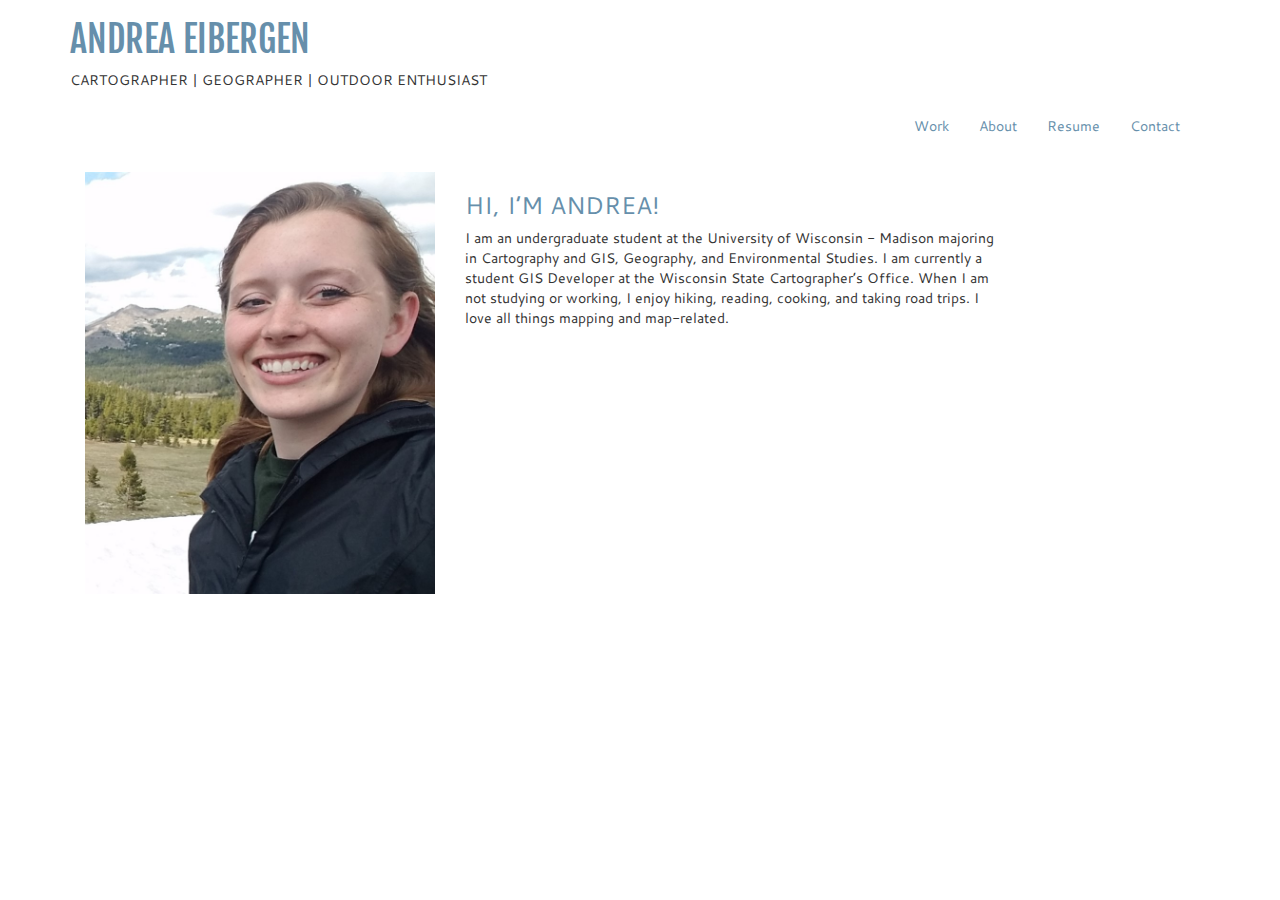
<file: aboutme.html>
<!-- Andrea Eibergen -->
<!-- 26 October 2017 -->
<!-- 572 Portfolio -->

<!DOCTYPE html>
<html lang="en">
	<head>
		<meta charset="utf-8">
		<meta name="viewport" content="width=device-width">
		<title>About</title>

		<!--put your external stylesheet links here-->
		<link rel="stylesheet" href="css/bootstrap.min.css">
		<link rel="stylesheet" href="css/bootstrap-theme.min.css">
		<link rel="stylesheet" href="css/style.css">
		<link href="https://fonts.googleapis.com/css?family=Cantarell|Fjalla+One" rel="stylesheet">
		<!--[if IE<9]>
			<link rel="stylesheet" href="css/style.ie.css">
		<![endif]-->
	</head>

	<body>
		<!-- This is the top header-->
		<div class="header">
			<div class="container">
				<h1 class="intro"><a href="index.html">Andrea Eibergen</a></h1>
				<p class="intro">Cartographer | Geographer | Outdoor Enthusiast</p>
			</div>
		</div>

		<!-- This is the navbar -->
		<nav class="navbar"> <!--Creates navbar-->
			<div class="container">
				<div class="navbar-header"> <!--Creates the navbar header-->
					<button type="button" class="navbar-toggle collapsed"
						data-toggle="collapse" data-target="#navbar" aria-expanded="false"
						aria-controls="navbar">
						<span class="sr-only">Toggle navigation</span> <!--Used for screen readers for accessibility-->
						<span class="glyphicon glyphicon-menu-hamburger"></span>
						<span class="menu">Menu</span>
					</button> <!--Hamburger button for smaller devices-->
					<!-- <a class="navbar-brand" href="index.html">Work</a> --> <!--Your website brand name-->
				</div>
				<div id="navbar" class="collapse navbar-collapse"> <!--Links in navbar-->
					<ul class="nav navbar-nav pull-right"> <!-- Unordered list for links on navbar -->
						<li><a href="index.html">Work</a></li>
						<li><a href="aboutme.html">About</a></li>
						<li><a href="resume.html">Resume</a></li>
						<li><a href="contact.html">Contact</a></li>
					</ul>
				</div> <!-- end .navbar-collapse -->
			</div> <!-- end .container -->
		</nav> <!-- end navigation bar -->

		<div class="container">
				<div class="col-md-4">
					<img class="aboutme" src="img/Image0.jpg" alt="">
				</div>
				<div class="col-md-6">
					<h3 id="itme">Hi, I’m Andrea!</h3>
					<p>I am an undergraduate student at the University of Wisconsin - Madison majoring in Cartography and GIS, Geography, and Environmental Studies. I am currently a student GIS Developer at the Wisconsin State Cartographer’s Office. When I am not studying or working, I enjoy hiking, reading, cooking, and taking road trips. I love all things mapping and map-related.
					</p>
				</div>
		</div>

		<!--put your external script links here-->
		<script type="text/javascript" src="lib/jquery-3.2.1.min.js"></script>
		<script type="text/javascript" src="lib/bootstrap.js"></script>
		<script type="text/javascript" src="js/main.js"></script>
	</body>
</html>
</file>
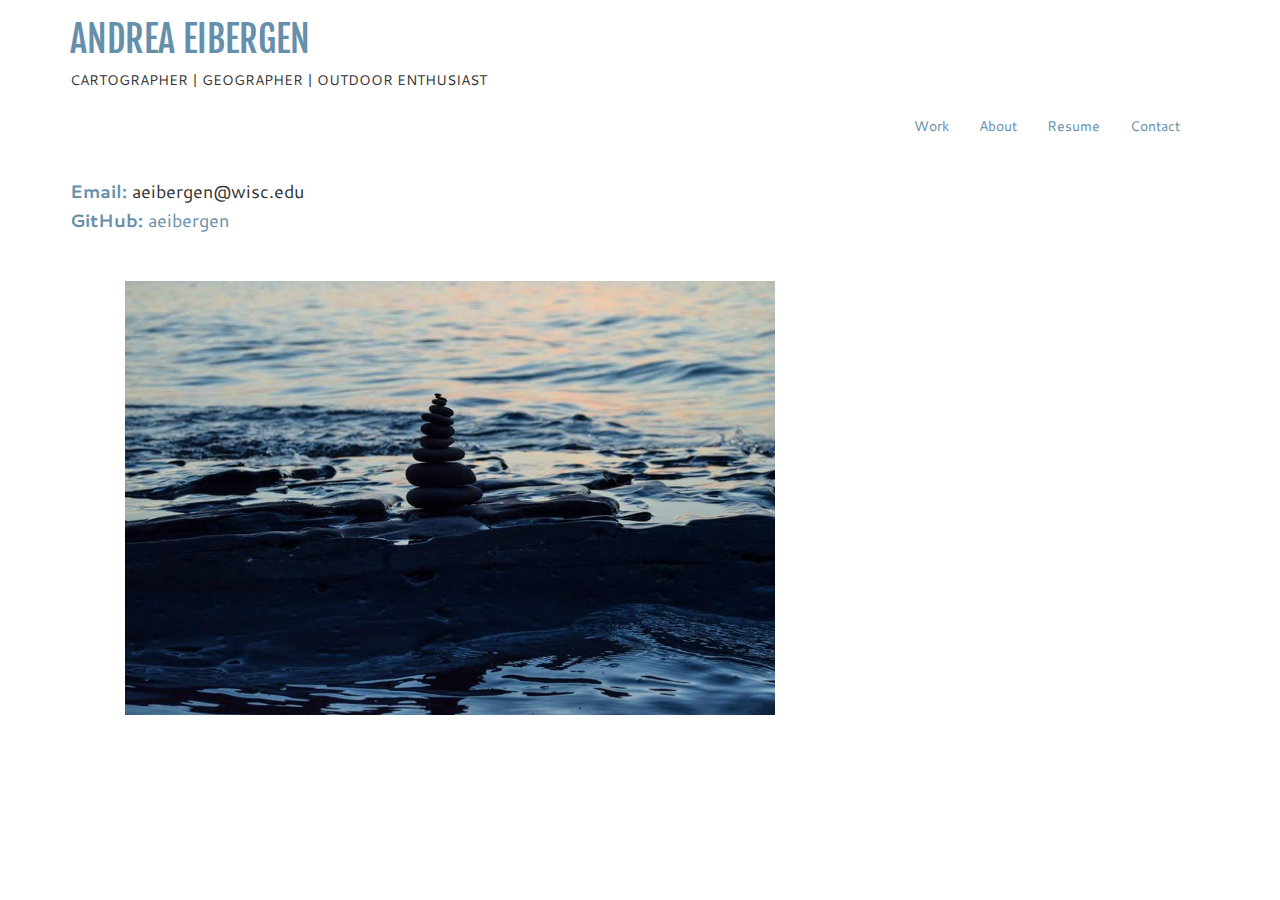
<file: contact.html>
<!-- Andrea Eibergen -->
<!-- 2 November 2017 -->
<!-- 572 Portfolio -->

<!DOCTYPE html>
<html lang="en">
	<head>
		<meta charset="utf-8">
		<meta name="viewport" content="width=device-width">
		<title>Contact</title>

		<!--put your external stylesheet links here-->
		<link rel="stylesheet" href="css/bootstrap.min.css">
		<link rel="stylesheet" href="css/bootstrap-theme.min.css">
		<link rel="stylesheet" href="css/style.css">
		<link href="https://fonts.googleapis.com/css?family=Cantarell|Fjalla+One" rel="stylesheet">
		<!--[if IE<9]>
			<link rel="stylesheet" href="css/style.ie.css">
		<![endif]-->
	</head>

	<body>
		<!-- This is the top header-->
		<div class="header">
			<div class="container">
				<h1 class="intro"><a href="index.html">Andrea Eibergen</a></h1>
				<p class="intro">Cartographer | Geographer | Outdoor Enthusiast</p>
			</div>
		</div>

		<!-- This is the navbar -->
		<nav class="navbar"> <!--Creates navbar-->
			<div class="container">
				<div class="navbar-header"> <!--Creates the navbar header-->
					<button type="button" class="navbar-toggle collapsed"
						data-toggle="collapse" data-target="#navbar" aria-expanded="false"
						aria-controls="navbar">
						<span class="sr-only">Toggle navigation</span> <!--Used for screen readers for accessibility-->
						<span class="glyphicon glyphicon-menu-hamburger"></span>
						<span class="menu">Menu</span>
					</button> <!--Hamburger button for smaller devices-->
					<!-- <a class="navbar-brand" href="index.html">Work</a> --> <!--Your website brand name-->
				</div>
				<div id="navbar" class="collapse navbar-collapse"> <!--Links in navbar-->
					<ul class="nav navbar-nav pull-right"> <!-- Unordered list for links on navbar -->
						<li><a href="index.html">Work</a></li>
						<li><a href="aboutme.html">About</a></li>
						<li><a href="resume.html">Resume</a></li>
						<li><a href="contact.html">Contact</a></li>
					</ul>
				</div> <!-- end .navbar-collapse -->
			</div> <!-- end .container -->
		</nav> <!-- end navigation bar -->

		<div class="container">
			<div class="row">
				<h4>
					<strong class="recolor">Email:</strong>
					 aeibergen@wisc.edu
				</h4>
				<h4>
					<strong class=recolor>GitHub:</strong>
					<a href="https://github.com/aeibergen">aeibergen</a>
				</h4>
		</div>
		<div class="row">
			<div class="col-md-8">
				<img id="bottomimage" src="img/Image3.jpg" alt="">
			</div>
		</div>
		</div>

		<!--put your external script links here-->
		<script type="text/javascript" src="lib/jquery-3.2.1.min.js"></script>
		<script type="text/javascript" src="lib/bootstrap.js"></script>
		<script type="text/javascript" src="js/main.js"></script>
	</body>
</html>
</file>
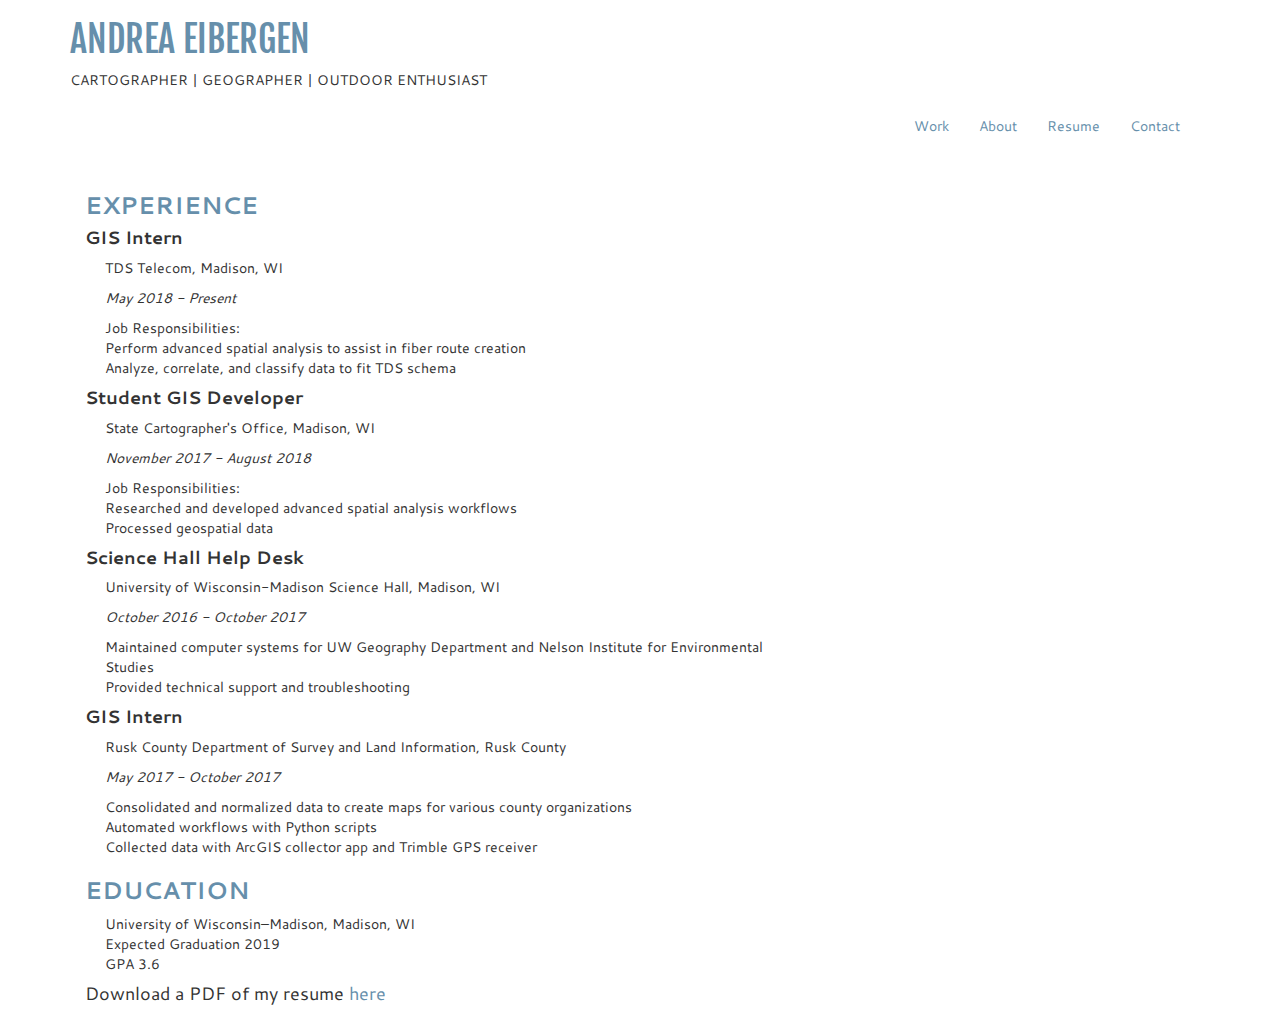
<file: resume.html>
<!DOCTYPE html>
<html lang="en">
	<head>
		<meta charset="utf-8">
		<meta name="viewport" content="width=device-width">
		<title>Resume</title>

		<!--put your external stylesheet links here-->
		<link rel="stylesheet" href="css/bootstrap.min.css">
		<link rel="stylesheet" href="css/bootstrap-theme.min.css">
		<link rel="stylesheet" href="css/style.css">
		<link href="https://fonts.googleapis.com/css?family=Cantarell|Fjalla+One" rel="stylesheet">
		<!--[if IE<9]>
			<link rel="stylesheet" href="css/style.ie.css">
		<![endif]-->
	</head>

	<body>
		<!-- This is the top header-->
		<div class="header">
			<div class="container">
				<h1 class="intro"><a href="index.html">Andrea Eibergen</a></h1>
				<p class= "intro">Cartographer | Geographer | Outdoor Enthusiast</p>
			</div>
		</div>

		<!-- This is the navbar -->
		<nav class="navbar"> <!--Creates navbar-->
			<div class="container">
				<div class="navbar-header"> <!--Creates the navbar header-->
					<button type="button" class="navbar-toggle collapsed"
						data-toggle="collapse" data-target="#navbar" aria-expanded="false"
						aria-controls="navbar">
						<span class="sr-only">Toggle navigation</span> <!--Used for screen readers for accessibility-->
						<span class="glyphicon glyphicon-menu-hamburger"></span>
						<span class="menu">Menu</span>
					</button> <!--Hamburger button for smaller devices-->
					<!-- <a class="navbar-brand" href="index.html">Work</a> --> <!--Your website brand name-->
				</div>
				<div id="navbar" class="collapse navbar-collapse"> <!--Links in navbar-->
					<ul class="nav navbar-nav pull-right"> <!-- Unordered list for links on navbar -->
						<li><a href="index.html">Work</a></li>
						<li><a href="aboutme.html">About</a></li>
						<li><a href="resume.html">Resume</a></li>
						<li><a href="contact.html">Contact</a></li>
					</ul>
				</div> <!-- end .navbar-collapse -->
			</div> <!-- end .container -->
		</nav> <!-- end navigation bar -->

		<div class="container">
			<div class="row">
				<div class="col-md-8">
					<h3 class="resume">
						<b>Experience</b></h3>
					<h4><b>GIS Intern</b></h4>
					<div class="job">
						<p>TDS Telecom, Madison, WI</p>
						<p class=italics>May 2018 - Present</p>
						<p>Job Responsibilities:<br>Perform advanced spatial analysis to assist in fiber route creation <br>Analyze, correlate, and classify data to fit TDS schema</p>
					</div>
					<h4><b>Student GIS Developer</b></h4>
					<div class="job">
						<p>State Cartographer's Office, Madison, WI</p>
						<p class=italics>November 2017 - August 2018</p>
						<p>Job Responsibilities:<br>Researched and developed advanced spatial analysis workflows <br>Processed geospatial data </p>
					</div>
					<h4><b>Science Hall Help Desk</b></h4>
					<div class="job">
						<p>University of Wisconsin-Madison Science Hall, Madison, WI</p>
						<p class=italics>October 2016 - October 2017</p>
						<p>Maintained computer systems for UW Geography Department and Nelson Institute for Environmental Studies<br>Provided technical support and troubleshooting
						</p>
					</div>
					<h4><b>GIS Intern</b></h4>
					<div class="job">
						<p>Rusk County Department of Survey and Land Information, Rusk County</p>
						<p class=italics>May 2017 - October 2017</p>
						<p>Consolidated and normalized data to create maps for various county organizations <br> Automated workflows with Python scripts <br>Collected data with ArcGIS collector app and Trimble GPS receiver
						</p>
					</div>
					<h3 class="resume"><b>Education</b></h3>
					<div class="job">
						<p>University of Wisconsin–Madison, Madison, WI<br>Expected Graduation 2019<br>GPA 3.6</p>
					</div>
					<h4> Download a PDF of my resume
						<a style="color: #668FAB" target="_blank" href="../img/EibergenResume2018.pdf"> here</a>
				</div>
			</div>
		</div>
		<!--put your initial page content here-->

		<!--you can also use this space for internal scripts or stylesheets;
		place these within <script> or <style> tags-->

		<!--put your external script links here-->
		<script type="text/javascript" src="lib/jquery-3.2.1.min.js"></script>
		<script type="text/javascript" src="lib/bootstrap.js"></script>
		<script type="text/javascript" src="js/main.js"></script>
	</body>
</html>
</file>
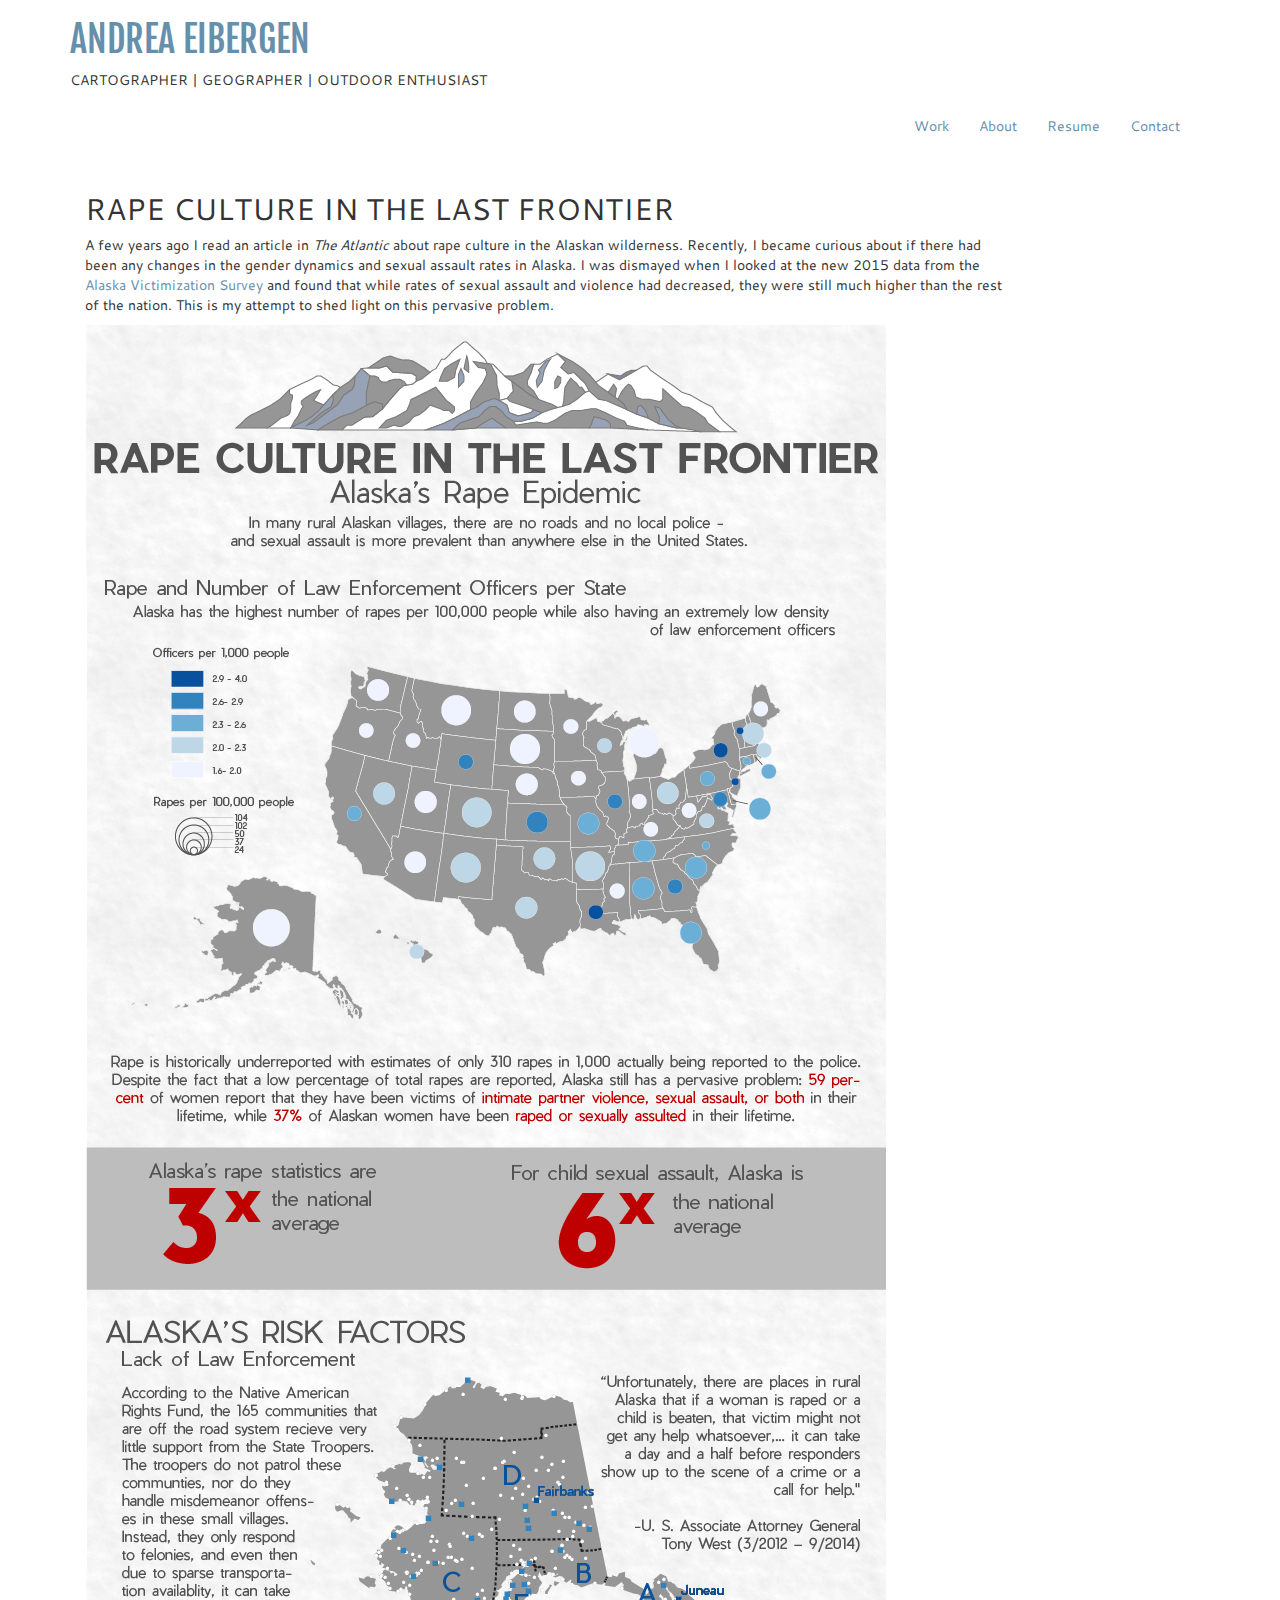
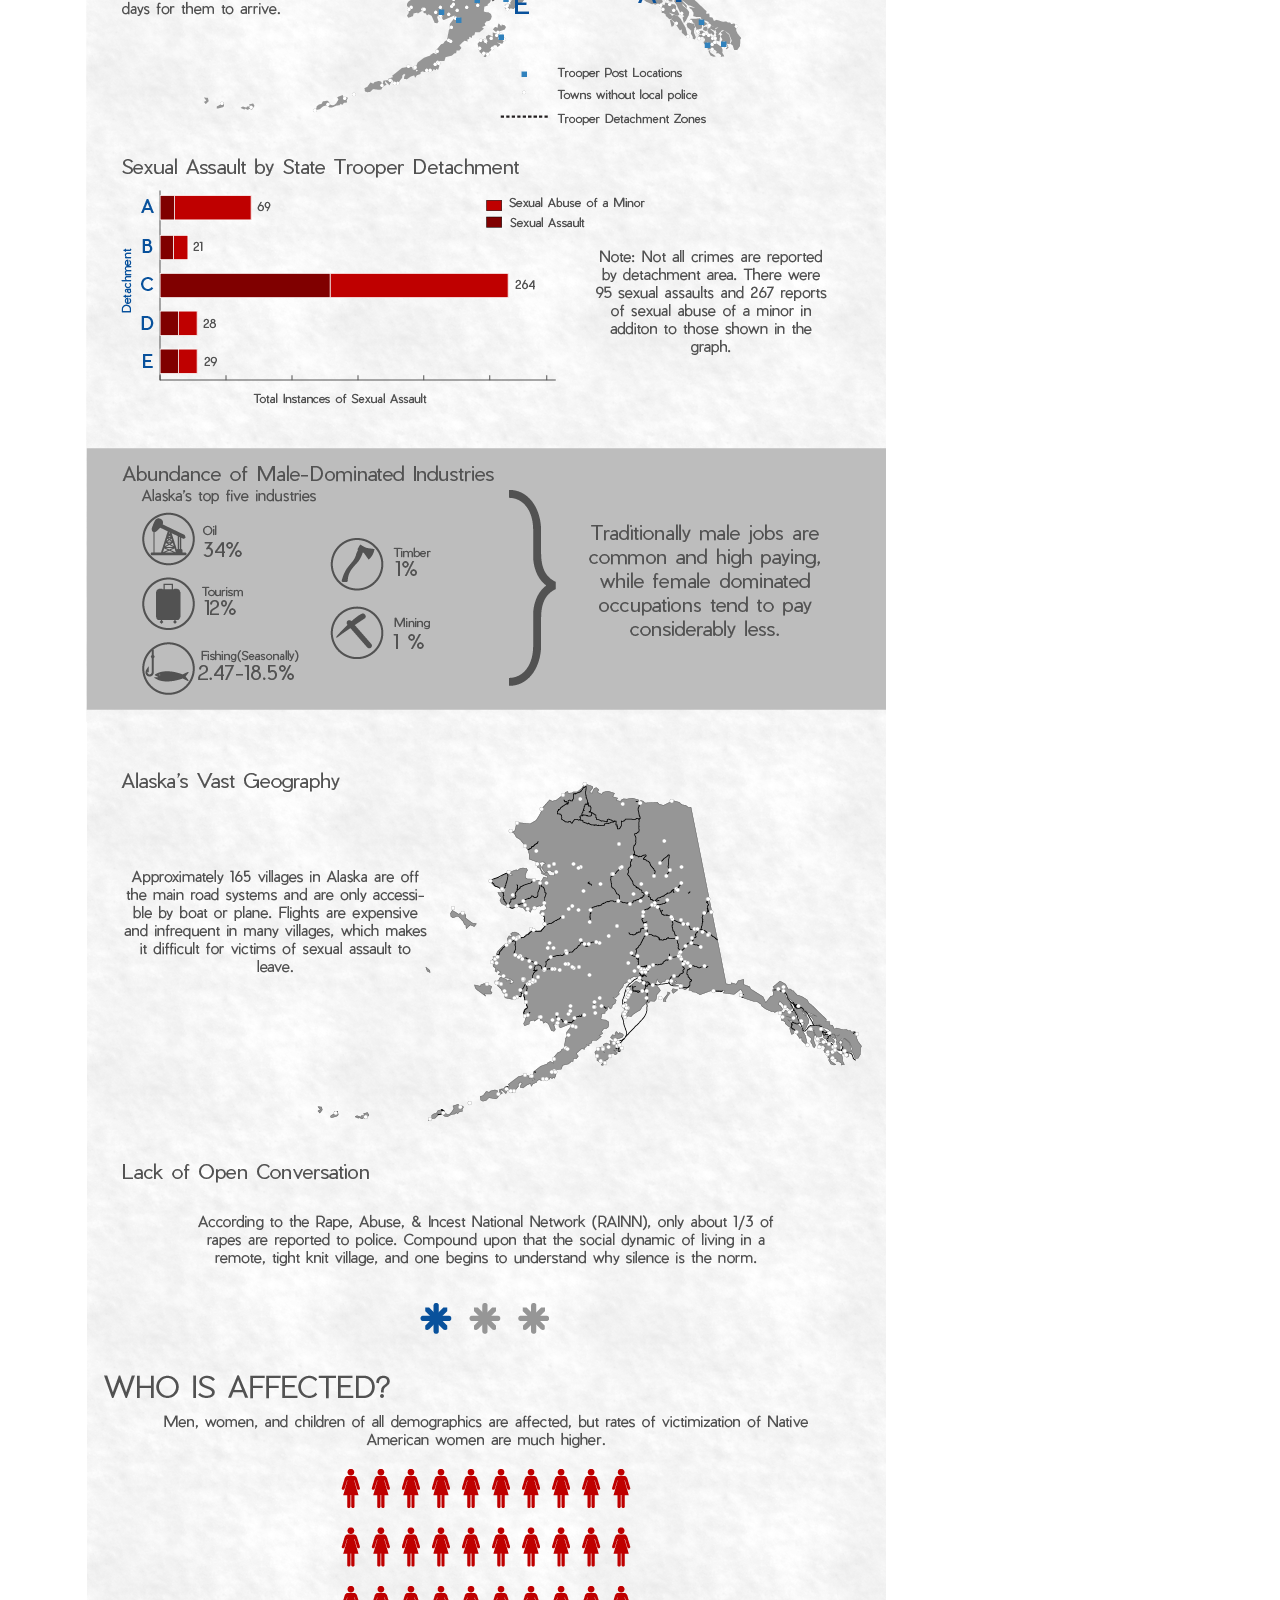
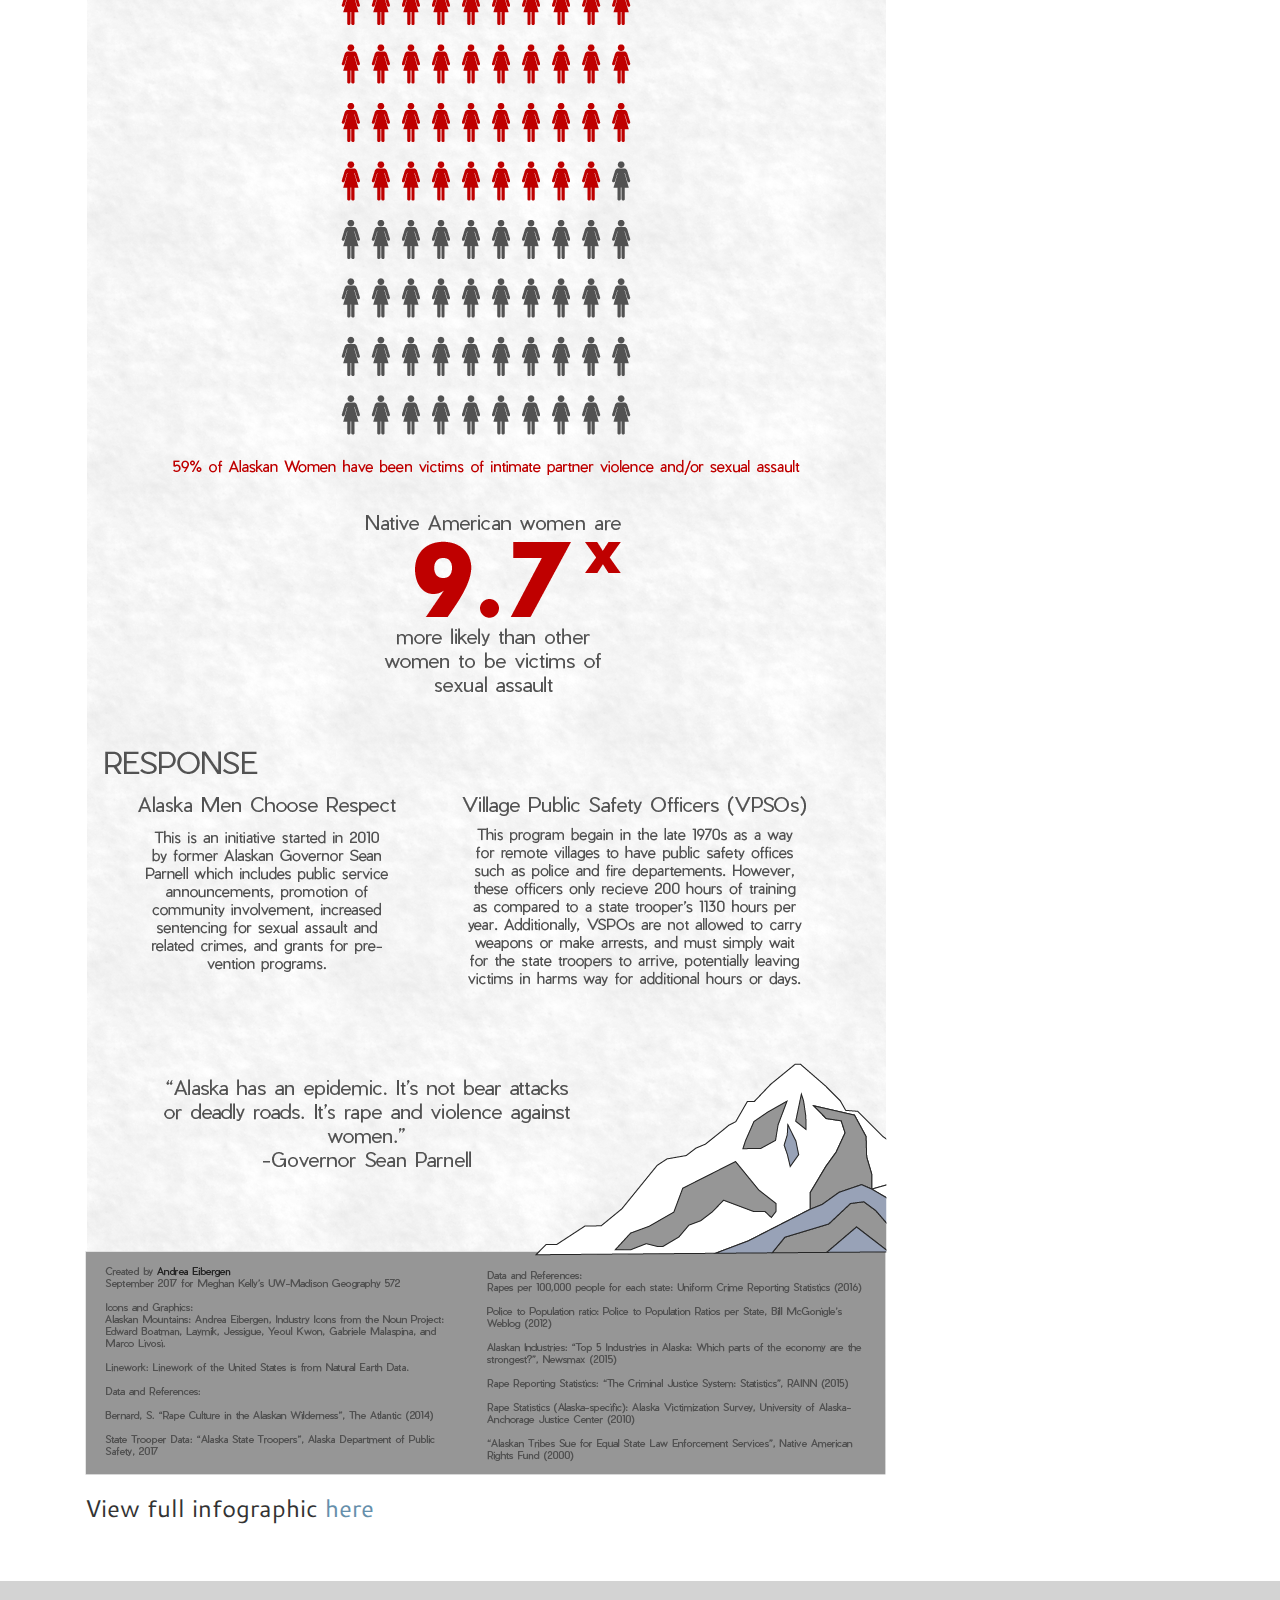
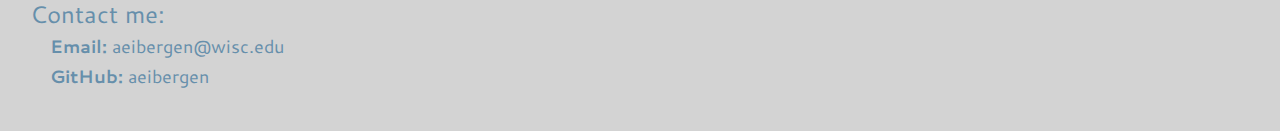
<file: projectpages/AlaskaInfographic.html>
<!-- Andrea Eibergen -->
<!-- 9 November 2017 -->
<!-- 572 Portfolio -->

<!DOCTYPE html>
<html lang="en">
	<head>
		<meta charset="utf-8">
		<meta name="viewport" content="width=device-width">
		<title>Rape Culture in the Last Frontier</title>

		<!--put your external stylesheet links here-->
		<link rel="stylesheet" href="../css/bootstrap.min.css">
		<link rel="stylesheet" href="../css/bootstrap-theme.min.css">
		<link rel="stylesheet" href="../css/style.css">
		<link href="https://fonts.googleapis.com/css?family=Cantarell|Fjalla+One" rel="stylesheet">
		<!--[if IE<9]>
			<link rel="stylesheet" href="css/style.ie.css">
		<![endif]-->
	</head>

	<body>
		<!-- This is the top header-->
		<div class="header">
			<div class="container">
				<h1 class="intro"><a href="../index.html">Andrea Eibergen</a></h1>
				<p class="intro">Cartographer | Geographer | Outdoor Enthusiast</p>
			</div>
		</div>

		<!-- This is the navbar -->
		<nav class="navbar"> <!--Creates navbar-->
			<div class="container">
				<div class="navbar-header"> <!--Creates the navbar header-->
					<button type="button" class="navbar-toggle collapsed"
						data-toggle="collapse" data-target="#navbar" aria-expanded="false"
						aria-controls="navbar">
						<span class="sr-only">Toggle navigation</span> <!--Used for screen readers for accessibility-->
						<span class="glyphicon glyphicon-menu-hamburger"></span>
						<span class="menu">Menu</span>
					</button> <!--Hamburger button for smaller devices-->
					<!-- <a class="navbar-brand" href="index.html">Work</a> --> <!--Your website brand name-->
				</div>
				<div id="navbar" class="collapse navbar-collapse"> <!--Links in navbar-->
					<ul class="nav navbar-nav pull-right"> <!-- Unordered list for links on navbar -->
						<li><a href="../index.html">Work</a></li>
						<li><a href="../aboutme.html">About</a></li>
						<li><a href="../resume.html">Resume</a></li>
						<li><a href="../contact.html">Contact</a></li>
					</ul>
				</div> <!-- end .navbar-collapse -->
			</div> <!-- end .container -->
		</nav> <!-- end navigation bar -->

    <!--thumbnails start here-->
    <!--thumbnails start here-->
    <div class="container">
	    <div class="col-md-10 main">
	    	<h2>Rape Culture in the Last Frontier</h2>
	    	<p>A few years ago I read an article in <i>The Atlantic</i> about rape culture in the Alaskan wilderness. Recently, I became curious about if there had been any changes in the gender dynamics and sexual assault rates in Alaska. I was dismayed when I looked at the new 2015 data from the <a href="https://www.uaa.alaska.edu/academics/college-of-health/departments/justice-center/research/alaska-victimization-survey/anchorage.cshtml">Alaska Victimization Survey</a> and found that while rates of sexual assault and violence had decreased, they were still much higher than the rest of the nation. This is my attempt to shed light on this pervasive problem.</p>
	    	<img src="../img/Infographic.png" alt="Rape Culture in the Last Frontier" class="img-responsive center">
	    	<h3>View full infographic <a target="_blank" href="../img/Infographic.png">here</a></h3>
	    </div>
	</div>

<!--Footer-->
<footer class="page-footer">
    <!--Footer Links-->
    <div class="container-fluid">
        <div class="row">
            <!--First column-->
            <div class="col-md-6">
                <h3 class="blues">Contact me:</h3>
								<div class="foot">
								<h4 class="blues">
									<strong>Email:</strong>
									 aeibergen@wisc.edu
								</h4>
								<h4 class="blues">
									<strong>GitHub:</strong>
									 aeibergen
								</h4>
							</div>
            </div>
            <!--/.First column-->
        </div>
    </div>
    <!--/.Footer Links-->
</footer>
<!--/.Footer-->

    <!--thumbnails end here-->
    <!--thumbnails end here-->

		<!--put your external script links here-->
    <script type="text/javascript" src="../lib/jquery-3.2.1.min.js"></script>
    <script type="text/javascript" src="../lib/bootstrap.js"></script>
    <script type="text/javascript" src="../js/main.js"></script>
	</body>
</html>
</file>
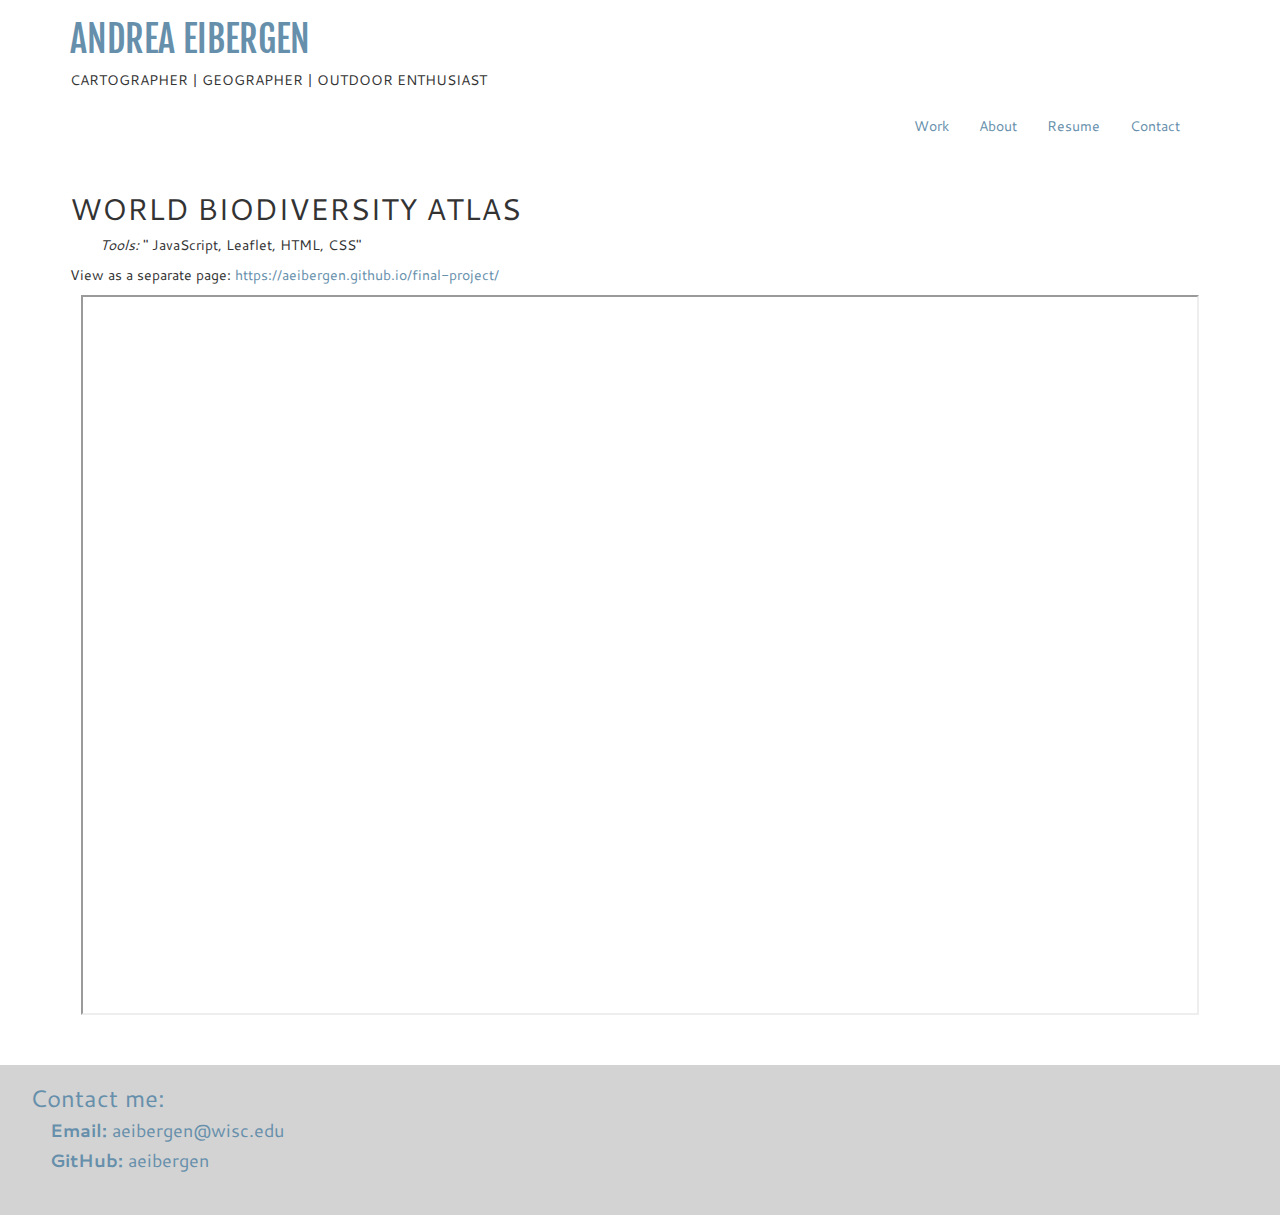
<file: projectpages/BiodiversityAtlas.html>
<!-- Andrea Eibergen -->
<!-- 9 November 2017 -->
<!-- 572 Portfolio -->

<!DOCTYPE html>
<html lang="en">
	<head>
		<meta charset="utf-8">
		<meta name="viewport" content="width=device-width">
		<title>World Biodiversity Atlas</title>

		<!--put your external stylesheet links here-->
		<link rel="stylesheet" href="../css/bootstrap.min.css">
		<link rel="stylesheet" href="../css/bootstrap-theme.min.css">
		<link rel="stylesheet" href="../css/style.css">
		<link href="https://fonts.googleapis.com/css?family=Cantarell|Fjalla+One" rel="stylesheet">
		<!--[if IE<9]>
			<link rel="stylesheet" href="css/style.ie.css">
		<![endif]-->
	</head>

	<body>
		<!-- This is the top header-->
		<div class="header">
			<div class="container">
				<h1 class="intro"><a href="../index.html">Andrea Eibergen</a></h1>
				<p class="intro">Cartographer | Geographer | Outdoor Enthusiast</p>
			</div>
		</div>

		<!-- This is the navbar -->
		<nav class="navbar"> <!--Creates navbar-->
			<div class="container">
				<div class="navbar-header"> <!--Creates the navbar header-->
					<button type="button" class="navbar-toggle collapsed"
						data-toggle="collapse" data-target="#navbar" aria-expanded="false"
						aria-controls="navbar">
						<span class="sr-only">Toggle navigation</span> <!--Used for screen readers for accessibility-->
						<span class="glyphicon glyphicon-menu-hamburger"></span>
						<span class="menu">Menu</span>
					</button> <!--Hamburger button for smaller devices-->
					<!-- <a class="navbar-brand" href="index.html">Work</a> --> <!--Your website brand name-->
				</div>
				<div id="navbar" class="collapse navbar-collapse"> <!--Links in navbar-->
					<ul class="nav navbar-nav pull-right"> <!-- Unordered list for links on navbar -->
						<li><a href="../index.html">Work</a></li>
						<li><a href="../aboutme.html">About</a></li>
						<li><a href="../resume.html">Resume</a></li>
						<li><a href="../contact.html">Contact</a></li>
					</ul>
				</div> <!-- end .navbar-collapse -->
			</div> <!-- end .container -->
		</nav> <!-- end navigation bar -->

    <!--website parts-->
    <div class="container">
    	<h2>World Biodiversity Atlas</h2>
    	<p class="indent">
    		<em> Tools:</em>
    		" JavaScript, Leaflet, HTML, CSS"
    	</p>
    	<p>
    		View as a separate page:
    		<a href="https://aeibergen.github.io/final-project/">https://aeibergen.github.io/final-project/</a>
    	</p>
    	<div class="embeddedframe">
    		<iframe src="https://aeibergen.github.io/final-project/">
    		</iframe>
    	</div>
    </div>
    <!--website parts-->

		<!--Footer-->
		<footer class="page-footer">
		    <!--Footer Links-->
		    <div class="container-fluid">
		        <div class="row">
		            <!--First column-->
		            <div class="col-md-6">
		                <h3 class="blues">Contact me:</h3>
										<div class="foot">
										<h4 class="blues">
											<strong>Email:</strong>
											 aeibergen@wisc.edu
										</h4>
										<h4 class="blues">
											<strong>GitHub:</strong>
											 <a href="https://github.com/aeibergen">aeibergen</a>
										</h4>
									</div>
		            </div>
		            <!--/.First column-->
		        </div>
		    </div>
		    <!--/.Footer Links-->
		</footer>
		<!--/.Footer-->


		<!--put your external script links here-->
    <script type="text/javascript" src="../lib/jquery-3.2.1.min.js"></script>
    <script type="text/javascript" src="../lib/bootstrap.js"></script>
    <script type="text/javascript" src="../js/main.js"></script>
	</body>
</html>
</file>
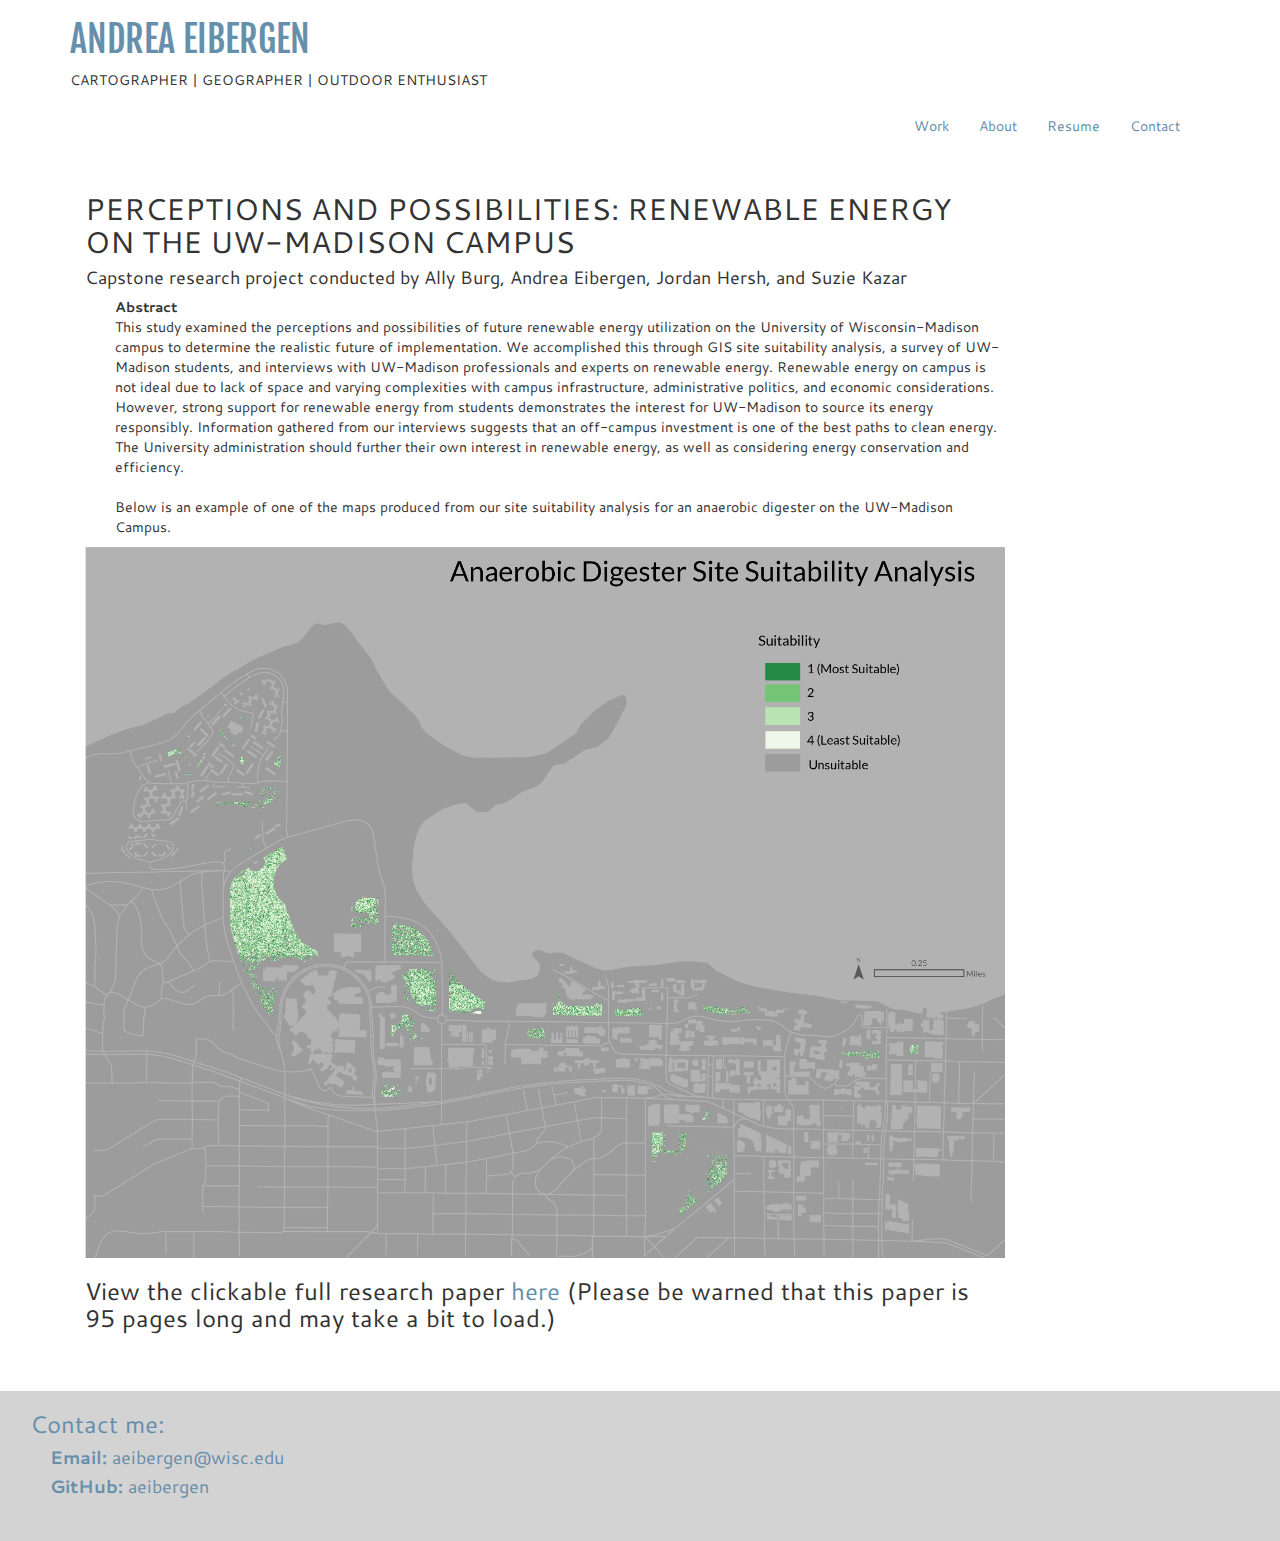
<file: projectpages/CapstoneResearch.html>
<!-- Andrea Eibergen -->
<!-- 9 November 2017 -->
<!-- 572 Portfolio -->

<!DOCTYPE html>
<html lang="en">
	<head>
		<meta charset="utf-8">
		<meta name="viewport" content="width=device-width">
		<title>Capstone Research</title>

		<!--put your external stylesheet links here-->
		<link rel="stylesheet" href="../css/bootstrap.min.css">
		<link rel="stylesheet" href="../css/bootstrap-theme.min.css">
		<link rel="stylesheet" href="../css/style.css">
		<link href="https://fonts.googleapis.com/css?family=Cantarell|Fjalla+One" rel="stylesheet">
		<!--[if IE<9]>
			<link rel="stylesheet" href="css/style.ie.css">
		<![endif]-->
	</head>

	<body>
		<!-- This is the top header-->
		<div class="header">
			<div class="container">
				<h1 class="intro"><a href="../index.html">Andrea Eibergen</a></h1>
				<p class="intro">Cartographer | Geographer | Outdoor Enthusiast</p>
			</div>
		</div>

		<!-- This is the navbar -->
		<nav class="navbar"> <!--Creates navbar-->
			<div class="container">
				<div class="navbar-header"> <!--Creates the navbar header-->
					<button type="button" class="navbar-toggle collapsed"
						data-toggle="collapse" data-target="#navbar" aria-expanded="false"
						aria-controls="navbar">
						<span class="sr-only">Toggle navigation</span> <!--Used for screen readers for accessibility-->
						<span class="glyphicon glyphicon-menu-hamburger"></span>
						<span class="menu">Menu</span>
					</button> <!--Hamburger button for smaller devices-->
					<!-- <a class="navbar-brand" href="index.html">Work</a> --> <!--Your website brand name-->
				</div>
				<div id="navbar" class="collapse navbar-collapse"> <!--Links in navbar-->
					<ul class="nav navbar-nav pull-right"> <!-- Unordered list for links on navbar -->
						<li><a href="../index.html">Work</a></li>
						<li><a href="../aboutme.html">About</a></li>
						<li><a href="../resume.html">Resume</a></li>
						<li><a href="../contact.html">Contact</a></li>
					</ul>
				</div> <!-- end .navbar-collapse -->
			</div> <!-- end .container -->
		</nav> <!-- end navigation bar -->

    <!--thumbnails start here-->
    <!--thumbnails start here-->
    <div class="container">
	    <div class="col-md-10 main">
	    	<h2>Perceptions and Possibilities: Renewable Energy on the UW-Madison Campus</h2>
	    	<h4>Capstone research project conducted by Ally Burg, Andrea Eibergen, Jordan Hersh, and Suzie Kazar<br/></h4>
	    	<p class="indent"><strong>Abstract</strong><br/>This study examined the perceptions and possibilities of future renewable energy utilization on the University of Wisconsin-Madison campus to determine the realistic future of implementation. We accomplished this through GIS site suitability analysis, a survey of UW-Madison students, and interviews with UW-Madison professionals and experts on renewable energy. Renewable energy on campus is not ideal due to lack of space and varying complexities with campus infrastructure, administrative politics, and economic considerations. However, strong support for renewable energy from students demonstrates the interest for UW-Madison to source its energy responsibly. Information gathered from our interviews suggests that an off-campus investment is one of the best paths to clean energy. The University administration should further their own interest in renewable energy, as well as considering energy conservation and efficiency.<br/><br/> Below is an example of one of the maps produced from our site suitability analysis for an anaerobic digester on the UW-Madison Campus.</p>
	    	<img src="../img/CapstoneBioenergy.png" alt="Analysis Result Example" class="img-responsive center">
	    	<h3>View the clickable full research paper <a target="_blank" href="../img/CapstoneFinalPaper.pdf">here</a> (Please be warned that this paper is 95 pages long and may take a bit to load.)</h3>
	    </div>
	</div>

<!--Footer-->
<footer class="page-footer">
    <!--Footer Links-->
    <div class="container-fluid">
        <div class="row">
            <!--First column-->
            <div class="col-md-6">
                <h3 class="blues">Contact me:</h3>
								<div class="foot">
								<h4 class="blues">
									<strong>Email:</strong>
									 aeibergen@wisc.edu
								</h4>
								<h4 class="blues">
									<strong>GitHub:</strong>
									 <a href="https://github.com/aeibergen">aeibergen</a>
								</h4>
							</div>
            </div>
            <!--/.First column-->
        </div>
    </div>
    <!--/.Footer Links-->
</footer>
<!--/.Footer-->

    <!--thumbnails end here-->
    <!--thumbnails end here-->

		<!--put your external script links here-->
    <script type="text/javascript" src="../lib/jquery-3.2.1.min.js"></script>
    <script type="text/javascript" src="../lib/bootstrap.js"></script>
    <script type="text/javascript" src="../js/main.js"></script>
	</body>
</html>
</file>
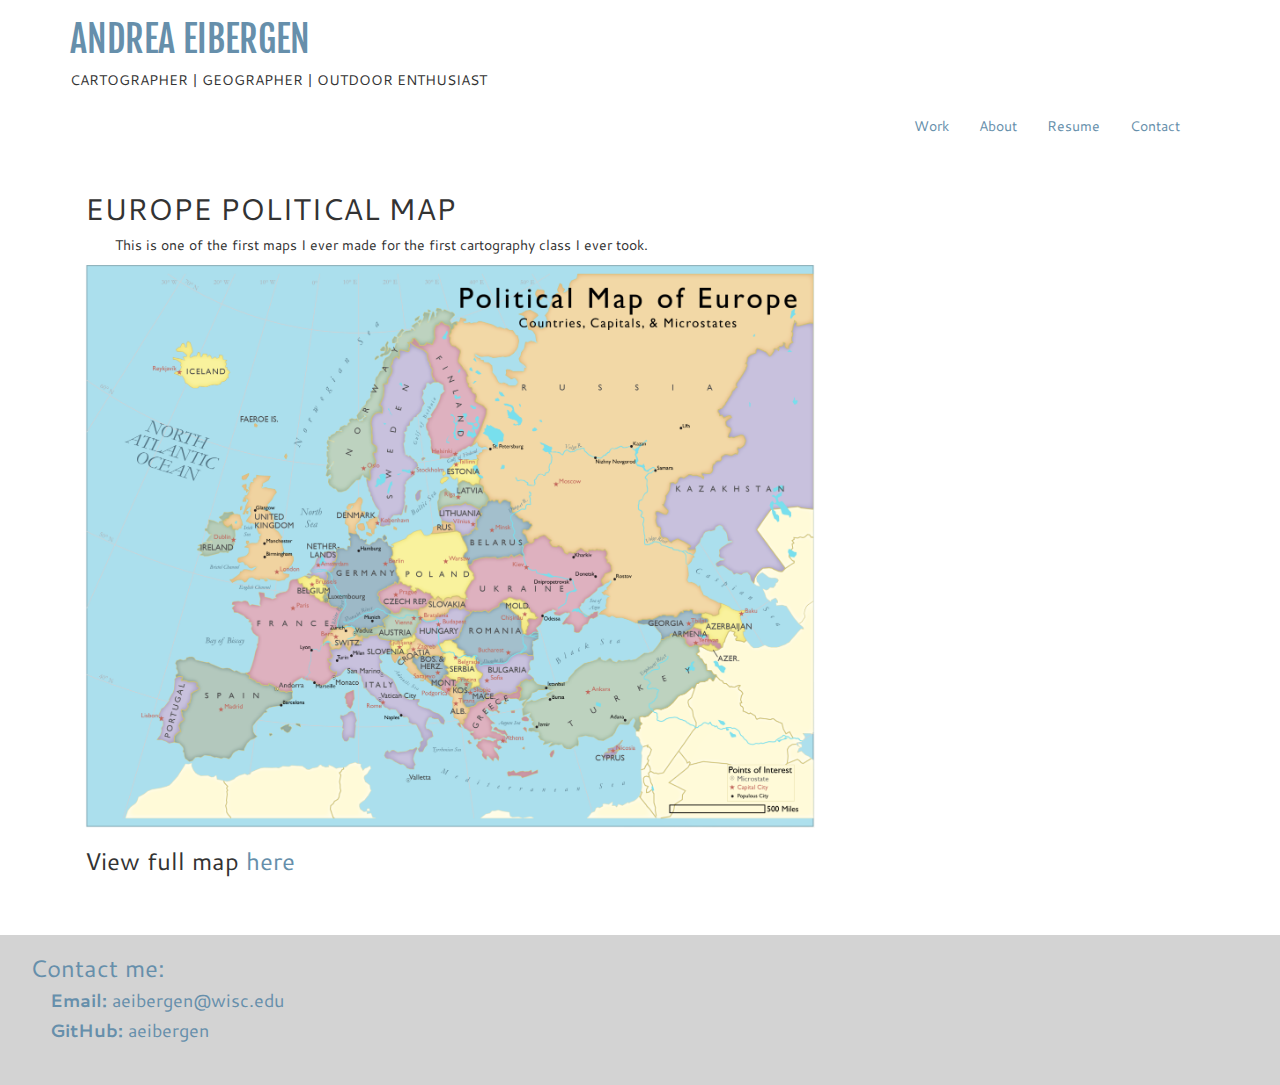
<file: projectpages/EuropePolitical.html>
<!-- Andrea Eibergen -->
<!-- 9 November 2017 -->
<!-- 572 Portfolio -->

<!DOCTYPE html>
<html lang="en">
	<head>
		<meta charset="utf-8">
		<meta name="viewport" content="width=device-width">
		<title>Europe Political Map</title>

		<!--put your external stylesheet links here-->
		<link rel="stylesheet" href="../css/bootstrap.min.css">
		<link rel="stylesheet" href="../css/bootstrap-theme.min.css">
		<link rel="stylesheet" href="../css/style.css">
		<link href="https://fonts.googleapis.com/css?family=Cantarell|Fjalla+One" rel="stylesheet">
		<!--[if IE<9]>
			<link rel="stylesheet" href="css/style.ie.css">
		<![endif]-->
	</head>

	<body>
		<!-- This is the top header-->
		<div class="header">
			<div class="container">
				<h1 class="intro"><a href="../index.html">Andrea Eibergen</a></h1>
				<p class="intro">Cartographer | Geographer | Outdoor Enthusiast</p>
			</div>
		</div>

		<!-- This is the navbar -->
		<nav class="navbar"> <!--Creates navbar-->
			<div class="container">
				<div class="navbar-header"> <!--Creates the navbar header-->
					<button type="button" class="navbar-toggle collapsed"
						data-toggle="collapse" data-target="#navbar" aria-expanded="false"
						aria-controls="navbar">
						<span class="sr-only">Toggle navigation</span> <!--Used for screen readers for accessibility-->
						<span class="glyphicon glyphicon-menu-hamburger"></span>
						<span class="menu">Menu</span>
					</button> <!--Hamburger button for smaller devices-->
					<!-- <a class="navbar-brand" href="index.html">Work</a> --> <!--Your website brand name-->
				</div>
				<div id="navbar" class="collapse navbar-collapse"> <!--Links in navbar-->
					<ul class="nav navbar-nav pull-right"> <!-- Unordered list for links on navbar -->
						<li><a href="../index.html">Work</a></li>
						<li><a href="../aboutme.html">About</a></li>
						<li><a href="../resume.html">Resume</a></li>
						<li><a href="../contact.html">Contact</a></li>
					</ul>
				</div> <!-- end .navbar-collapse -->
			</div> <!-- end .container -->
		</nav> <!-- end navigation bar -->

    <!--thumbnails start here-->
    <div class="container">
	    <div class="col-md-8 main">
	    	<h2>Europe Political Map</h2>
	    	<p class="indent">This is one of the first maps I ever made for the first cartography class I ever took.</p>
	    	<img src="../img/Europe.png" alt="Europe Political Map" class="img-responsive center">
	    	<h3>View full map <a target="_blank" href="../img/Europe.png">here</a></h3>
	    </div>
    </div>
    <!--thumbnails end here-->

		<!--Footer-->
		<footer class="page-footer">
		    <!--Footer Links-->
		    <div class="container-fluid">
		        <div class="row">
		            <!--First column-->
		            <div class="col-md-6">
		                <h3 class="blues">Contact me:</h3>
										<div class="foot">
										<h4 class="blues">
											<strong>Email:</strong>
											 aeibergen@wisc.edu
										</h4>
										<h4 class="blues">
											<strong>GitHub:</strong>
											 <a href="https://github.com/aeibergen">aeibergen</a>
										</h4>
									</div>
		            </div>
		            <!--/.First column-->
		        </div>
		    </div>
		    <!--/.Footer Links-->
		</footer>
		<!--/.Footer-->


		<!--put your external script links here-->
		<script type="text/javascript" src="../lib/jquery-3.2.1.min.js"></script>
		<script type="text/javascript" src="../lib/bootstrap.js"></script>
		<script type="text/javascript" src="../js/main.js"></script>
	</body>
</html>
</file>
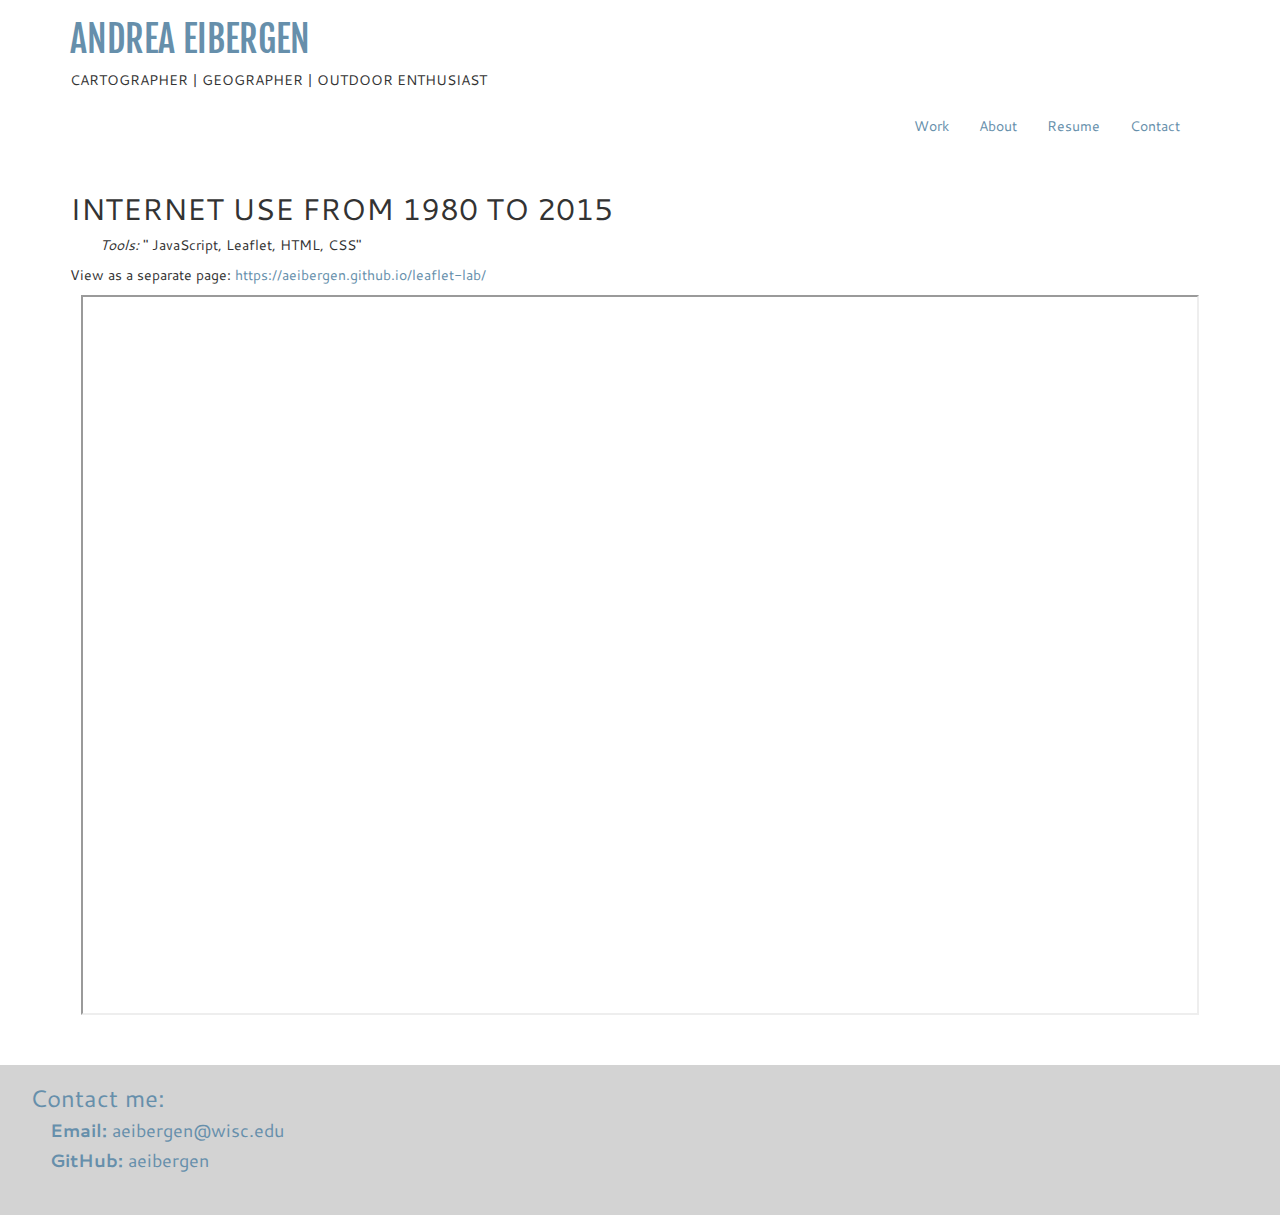
<file: projectpages/InternetUse.html>
<!-- Andrea Eibergen -->
<!-- 9 November 2017 -->
<!-- 572 Portfolio -->

<!DOCTYPE html>
<html lang="en">
	<head>
		<meta charset="utf-8">
		<meta name="viewport" content="width=device-width">
		<title>World Internet Use</title>

		<!--put your external stylesheet links here-->
		<link rel="stylesheet" href="../css/bootstrap.min.css">
		<link rel="stylesheet" href="../css/bootstrap-theme.min.css">
		<link rel="stylesheet" href="../css/style.css">
		<link href="https://fonts.googleapis.com/css?family=Cantarell|Fjalla+One" rel="stylesheet">
		<!--[if IE<9]>
			<link rel="stylesheet" href="css/style.ie.css">
		<![endif]-->
	</head>

	<body>
		<!-- This is the top header-->
		<div class="header">
			<div class="container">
				<h1 class="intro"><a href="../index.html">Andrea Eibergen</a></h1>
				<p class="intro">Cartographer | Geographer | Outdoor Enthusiast</p>
			</div>
		</div>

		<!-- This is the navbar -->
		<nav class="navbar"> <!--Creates navbar-->
			<div class="container">
				<div class="navbar-header"> <!--Creates the navbar header-->
					<button type="button" class="navbar-toggle collapsed"
						data-toggle="collapse" data-target="#navbar" aria-expanded="false"
						aria-controls="navbar">
						<span class="sr-only">Toggle navigation</span> <!--Used for screen readers for accessibility-->
						<span class="glyphicon glyphicon-menu-hamburger"></span>
						<span class="menu">Menu</span>
					</button> <!--Hamburger button for smaller devices-->
					<!-- <a class="navbar-brand" href="index.html">Work</a> --> <!--Your website brand name-->
				</div>
				<div id="navbar" class="collapse navbar-collapse"> <!--Links in navbar-->
					<ul class="nav navbar-nav pull-right"> <!-- Unordered list for links on navbar -->
						<li><a href="../index.html">Work</a></li>
						<li><a href="../aboutme.html">About</a></li>
						<li><a href="../resume.html">Resume</a></li>
						<li><a href="../contact.html">Contact</a></li>
					</ul>
				</div> <!-- end .navbar-collapse -->
			</div> <!-- end .container -->
		</nav> <!-- end navigation bar -->

    <!--website parts-->
    <div class="container">
    	<h2>Internet Use from 1980 to 2015</h2>
    	<p class="indent">
    		<em> Tools:</em>
    		" JavaScript, Leaflet, HTML, CSS"
    	</p>
    	<p>
    		View as a separate page:
    		<a href="https://aeibergen.github.io/leaflet-lab/">https://aeibergen.github.io/leaflet-lab/</a>
    	</p>
    	<div class="embeddedframe">
    		<iframe src="https://aeibergen.github.io/leaflet-lab/">
    		</iframe>
    	</div>
    </div>
    <!--website parts-->

		<!--Footer-->
		<footer class="page-footer">
		    <!--Footer Links-->
		    <div class="container-fluid">
		        <div class="row">
		            <!--First column-->
		            <div class="col-md-6">
		                <h3 class="blues">Contact me:</h3>
										<div class="foot">
										<h4 class="blues">
											<strong>Email:</strong>
											 aeibergen@wisc.edu
										</h4>
										<h4 class="blues">
											<strong>GitHub:</strong>
											 <a href="https://github.com/aeibergen">aeibergen</a>
										</h4>
									</div>
		            </div>
		            <!--/.First column-->
		        </div>
		    </div>
		    <!--/.Footer Links-->
		</footer>
		<!--/.Footer-->


		<!--put your external script links here-->
    <script type="text/javascript" src="../lib/jquery-3.2.1.min.js"></script>
    <script type="text/javascript" src="../lib/bootstrap.js"></script>
    <script type="text/javascript" src="../js/main.js"></script>
	</body>
</html>
</file>
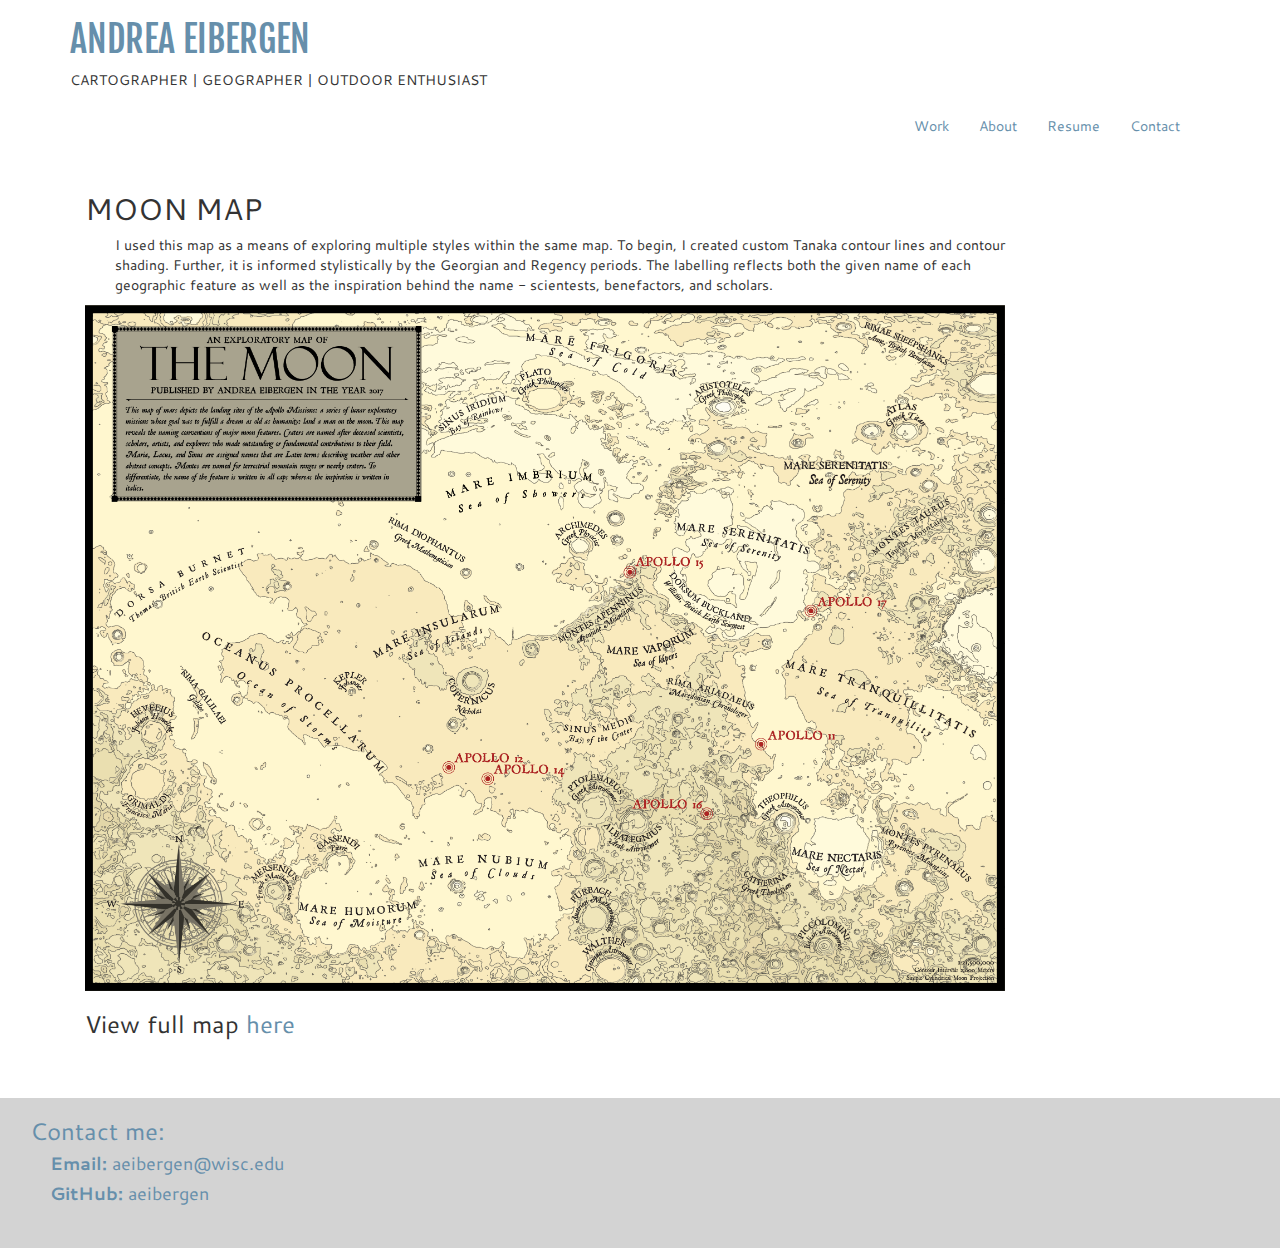
<file: projectpages/MoonMap.html>
<!-- Andrea Eibergen -->
<!-- 9 November 2017 -->
<!-- 572 Portfolio -->

<!DOCTYPE html>
<html lang="en">
	<head>
		<meta charset="utf-8">
		<meta name="viewport" content="width=device-width">
		<title>Lunar Map</title>

		<!--put your external stylesheet links here-->
		<link rel="stylesheet" href="../css/bootstrap.min.css">
		<link rel="stylesheet" href="../css/bootstrap-theme.min.css">
		<link rel="stylesheet" href="../css/style.css">
		<link href="https://fonts.googleapis.com/css?family=Cantarell|Fjalla+One" rel="stylesheet">
		<!--[if IE<9]>
			<link rel="stylesheet" href="css/style.ie.css">
		<![endif]-->
	</head>

	<body>
		<!-- This is the top header-->
		<div class="header">
			<div class="container">
				<h1 class="intro"><a href="../index.html">Andrea Eibergen</a></h1>
				<p class="intro">Cartographer | Geographer | Outdoor Enthusiast</p>
			</div>
		</div>

		<!-- This is the navbar -->
		<nav class="navbar"> <!--Creates navbar-->
			<div class="container">
				<div class="navbar-header"> <!--Creates the navbar header-->
					<button type="button" class="navbar-toggle collapsed"
						data-toggle="collapse" data-target="#navbar" aria-expanded="false"
						aria-controls="navbar">
						<span class="sr-only">Toggle navigation</span> <!--Used for screen readers for accessibility-->
						<span class="glyphicon glyphicon-menu-hamburger"></span>
						<span class="menu">Menu</span>
					</button> <!--Hamburger button for smaller devices-->
					<!-- <a class="navbar-brand" href="index.html">Work</a> --> <!--Your website brand name-->
				</div>
				<div id="navbar" class="collapse navbar-collapse"> <!--Links in navbar-->
					<ul class="nav navbar-nav pull-right"> <!-- Unordered list for links on navbar -->
						<li><a href="../index.html">Work</a></li>
						<li><a href="../aboutme.html">About</a></li>
						<li><a href="../resume.html">Resume</a></li>
						<li><a href="../contact.html">Contact</a></li>
					</ul>
				</div> <!-- end .navbar-collapse -->
			</div> <!-- end .container -->
		</nav> <!-- end navigation bar -->

    <!--thumbnails start here-->
    <div class="container">
	    <div class="col-md-10 main">
	    	<h2>Moon Map</h2>
	    	<p class="indent">I used this map as a means of exploring multiple styles within the same map. To begin, I created custom Tanaka contour lines and contour shading. Further, it is informed stylistically by the Georgian and Regency periods. The labelling reflects both the given name of each geographic feature as well as the inspiration behind the name - scientests, benefactors, and scholars.</p>
	    	<img src="../img/MoonFinal.png" alt=" " class="img-responsive center">
	    	<h3>View full map <a target="_blank" href="../img/MoonFinal.png">here</a></h3>
	    </div>
	</div>
    <!--thumbnails end here-->

		<!--Footer-->
		<footer class="page-footer">
		    <!--Footer Links-->
		    <div class="container-fluid">
		        <div class="row">
		            <!--First column-->
		            <div class="col-md-6">
		                <h3 class="blues">Contact me:</h3>
										<div class="foot">
										<h4 class="blues">
											<strong>Email:</strong>
											 aeibergen@wisc.edu
										</h4>
										<h4 class="blues">
											<strong>GitHub:</strong>
											 <a href="https://github.com/aeibergen">aeibergen</a>
										</h4>
									</div>
		            </div>
		            <!--/.First column-->
		        </div>
		    </div>
		    <!--/.Footer Links-->
		</footer>
		<!--/.Footer-->


		<!--put your external script links here-->
		<script type="text/javascript" src="../lib/jquery-3.2.1.min.js"></script>
		<script type="text/javascript" src="../lib/bootstrap.js"></script>
		<script type="text/javascript" src="../js/main.js"></script>
	</body>
</html>
</file>
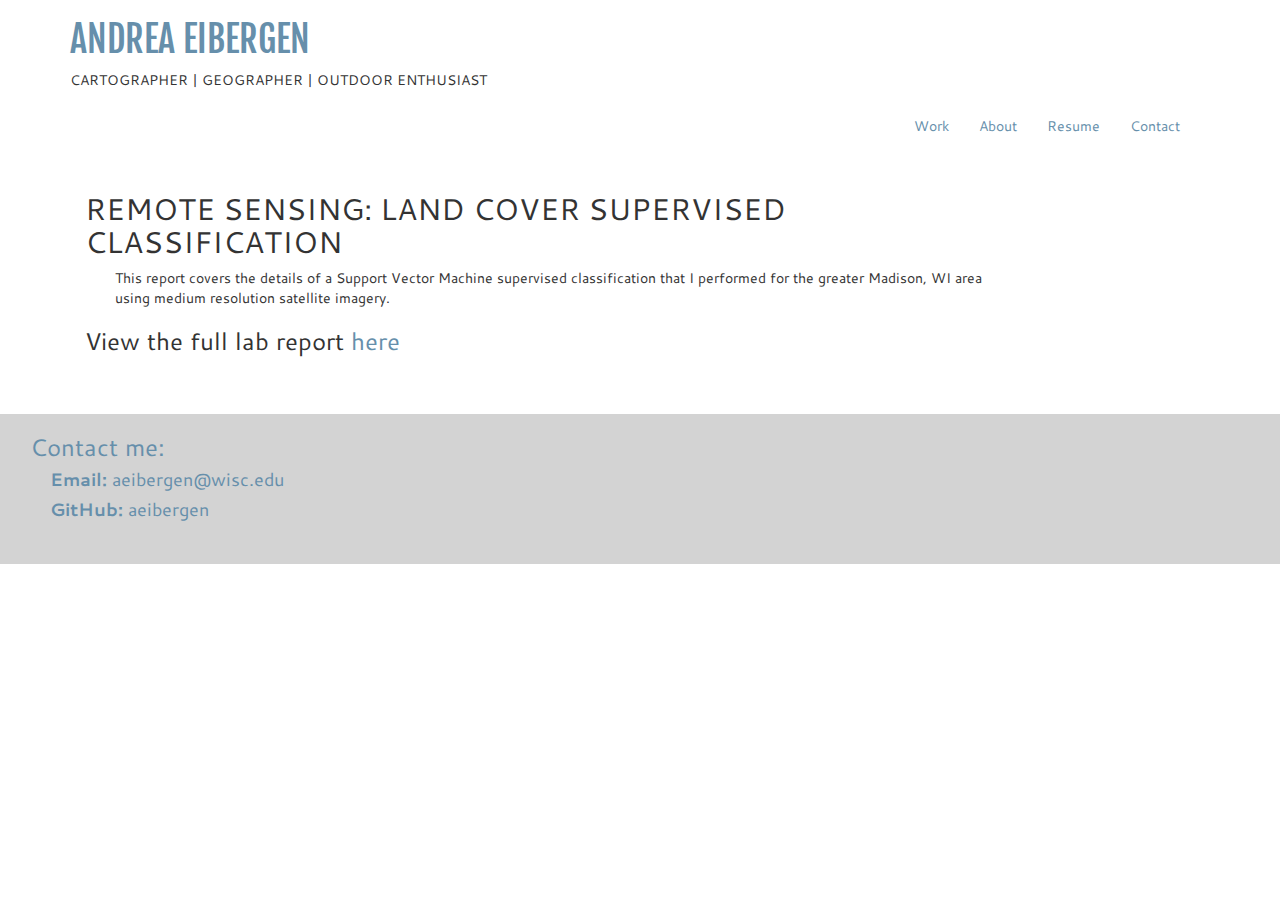
<file: projectpages/RemoteSensing.html>
<!-- Andrea Eibergen -->
<!-- 9 November 2017 -->
<!-- 572 Portfolio -->

<!DOCTYPE html>
<html lang="en">
	<head>
		<meta charset="utf-8">
		<meta name="viewport" content="width=device-width">
		<title>Remote Sensing</title>

		<!--put your external stylesheet links here-->
		<link rel="stylesheet" href="../css/bootstrap.min.css">
		<link rel="stylesheet" href="../css/bootstrap-theme.min.css">
		<link rel="stylesheet" href="../css/style.css">
		<link href="https://fonts.googleapis.com/css?family=Cantarell|Fjalla+One" rel="stylesheet">
		<!--[if IE<9]>
			<link rel="stylesheet" href="css/style.ie.css">
		<![endif]-->
	</head>

	<body>
		<!-- This is the top header-->
		<div class="header">
			<div class="container">
				<h1 class="intro"><a href="../index.html">Andrea Eibergen</a></h1>
				<p class="intro">Cartographer | Geographer | Outdoor Enthusiast</p>
			</div>
		</div>

		<!-- This is the navbar -->
		<nav class="navbar"> <!--Creates navbar-->
			<div class="container">
				<div class="navbar-header"> <!--Creates the navbar header-->
					<button type="button" class="navbar-toggle collapsed"
						data-toggle="collapse" data-target="#navbar" aria-expanded="false"
						aria-controls="navbar">
						<span class="sr-only">Toggle navigation</span> <!--Used for screen readers for accessibility-->
						<span class="glyphicon glyphicon-menu-hamburger"></span>
						<span class="menu">Menu</span>
					</button> <!--Hamburger button for smaller devices-->
					<!-- <a class="navbar-brand" href="index.html">Work</a> --> <!--Your website brand name-->
				</div>
				<div id="navbar" class="collapse navbar-collapse"> <!--Links in navbar-->
					<ul class="nav navbar-nav pull-right"> <!-- Unordered list for links on navbar -->
						<li><a href="../index.html">Work</a></li>
						<li><a href="../aboutme.html">About</a></li>
						<li><a href="../resume.html">Resume</a></li>
						<li><a href="../contact.html">Contact</a></li>
					</ul>
				</div> <!-- end .navbar-collapse -->
			</div> <!-- end .container -->
		</nav> <!-- end navigation bar -->

    <!--thumbnails start here-->
    <!--thumbnails start here-->
    <div class="container">
	    <div class="col-md-10 main">
	    	<h2>Remote Sensing: Land Cover Supervised Classification</h2>
	    	<p class="indent"> This report covers the details of a Support Vector Machine supervised classification that I performed for the greater Madison, WI area using medium resolution satellite imagery.</p>
	    	<h3>View the full lab report <a target="_blank" href="../img/RemoteSensingLab.pdf">here</a></h3>
	    </div>
	</div>

<!--Footer-->
<footer class="page-footer">
    <!--Footer Links-->
    <div class="container-fluid">
        <div class="row">
            <!--First column-->
            <div class="col-md-6">
                <h3 class="blues">Contact me:</h3>
								<div class="foot">
								<h4 class="blues">
									<strong>Email:</strong>
									 aeibergen@wisc.edu
								</h4>
								<h4 class="blues">
									<strong>GitHub:</strong>
									 <a href="https://github.com/aeibergen">aeibergen</a>
								</h4>
							</div>
            </div>
            <!--/.First column-->
        </div>
    </div>
    <!--/.Footer Links-->
</footer>
<!--/.Footer-->

    <!--thumbnails end here-->
    <!--thumbnails end here-->

		<!--put your external script links here-->
    <script type="text/javascript" src="../lib/jquery-3.2.1.min.js"></script>
    <script type="text/javascript" src="../lib/bootstrap.js"></script>
    <script type="text/javascript" src="../js/main.js"></script>
	</body>
</html>
</file>
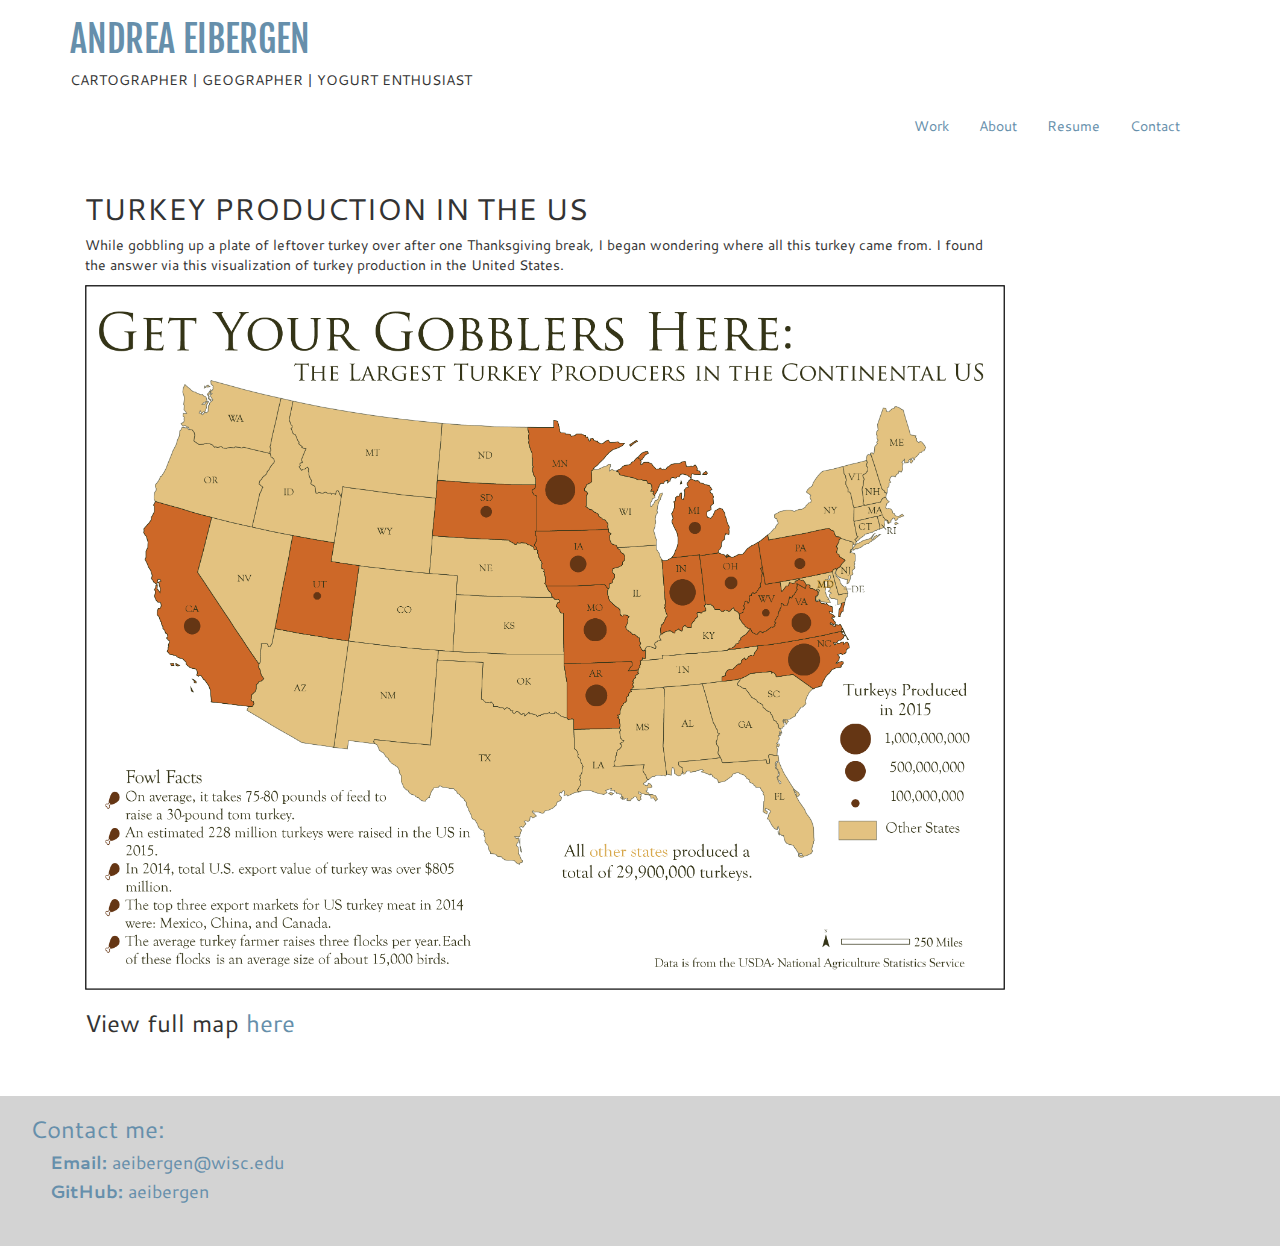
<file: projectpages/TurkeyProduction.html>
<!-- Andrea Eibergen -->
<!-- 9 November 2017 -->
<!-- 572 Portfolio -->

<!DOCTYPE html>
<html lang="en">
	<head>
		<meta charset="utf-8">
		<meta name="viewport" content="width=device-width">
		<title>Turkey Production</title>

		<!--put your external stylesheet links here-->
		<link rel="stylesheet" href="../css/bootstrap.min.css">
		<link rel="stylesheet" href="../css/bootstrap-theme.min.css">
		<link rel="stylesheet" href="../css/style.css">
		<link href="https://fonts.googleapis.com/css?family=Cantarell|Fjalla+One" rel="stylesheet">
		<!--[if IE<9]>
			<link rel="stylesheet" href="css/style.ie.css">
		<![endif]-->
	</head>

	<body>
		<!-- This is the top header-->
		<div class="header">
			<div class="container">
				<h1 class="intro"><a href="../index.html">Andrea Eibergen</a></h1>
				<p class="intro">Cartographer | Geographer | Yogurt Enthusiast</p>
			</div>
		</div>

		<!-- This is the navbar -->
		<nav class="navbar"> <!--Creates navbar-->
			<div class="container">
				<div class="navbar-header"> <!--Creates the navbar header-->
					<button type="button" class="navbar-toggle collapsed"
						data-toggle="collapse" data-target="#navbar" aria-expanded="false"
						aria-controls="navbar">
						<span class="sr-only">Toggle navigation</span> <!--Used for screen readers for accessibility-->
						<span class="glyphicon glyphicon-menu-hamburger"></span>
						<span class="menu">Menu</span>
					</button> <!--Hamburger button for smaller devices-->
					<!-- <a class="navbar-brand" href="index.html">Work</a> --> <!--Your website brand name-->
				</div>
				<div id="navbar" class="collapse navbar-collapse"> <!--Links in navbar-->
					<ul class="nav navbar-nav pull-right"> <!-- Unordered list for links on navbar -->
						<li><a href="../index.html">Work</a></li>
						<li><a href="../aboutme.html">About</a></li>
						<li><a href="../resume.html">Resume</a></li>
						<li><a href="../contact.html">Contact</a></li>
					</ul>
				</div> <!-- end .navbar-collapse -->
			</div> <!-- end .container -->
		</nav> <!-- end navigation bar -->

		<div class="container">
	    <div class="col-md-10 main">
	    	<h2>Turkey Production in the US</h2>
	    	<p> While gobbling up a plate of leftover turkey over after one Thanksgiving break, I began wondering where all this turkey came from. I found the answer via this visualization of turkey production in the United States.</p>
	    	<img src="../img/turkeywip.png" alt="Turkey Production" class="img-responsive center">
	    	<h3>View full map <a target="_blank" href="../img/turkeywip.png">here</a></h3>
	    </div>
	</div>

	<!--Footer-->
	<footer class="page-footer">
	    <!--Footer Links-->
	    <div class="container-fluid">
	        <div class="row">
	            <!--First column-->
	            <div class="col-md-6">
	                <h3 class="blues">Contact me:</h3>
									<div class="foot">
									<h4 class="blues">
										<strong>Email:</strong>
										 aeibergen@wisc.edu
									</h4>
									<h4 class="blues">
										<strong>GitHub:</strong>
										 aeibergen
									</h4>
								</div>
	            </div>
	            <!--/.First column-->
	        </div>
	    </div>
	    <!--/.Footer Links-->
	</footer>
	<!--/.Footer-->


		<!--put your external script links here-->
    <script type="text/javascript" src="../lib/jquery-3.2.1.min.js"></script>
    <script type="text/javascript" src="../lib/bootstrap.js"></script>
    <script type="text/javascript" src="../js/main.js"></script>
	</body>
</html>
</file>
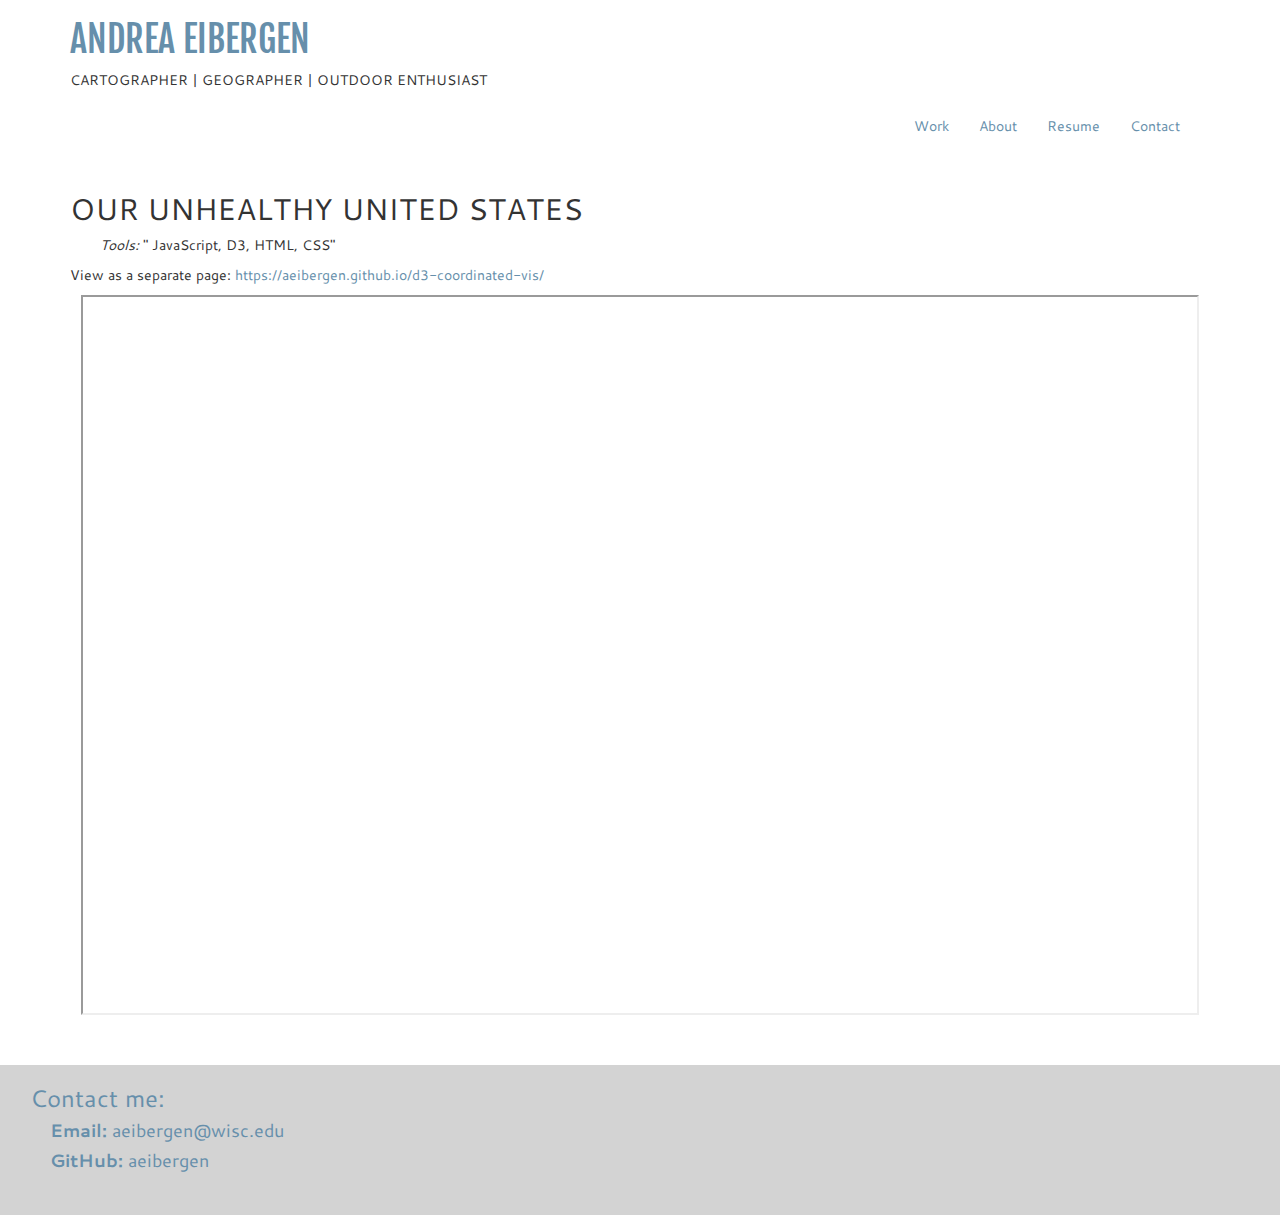
<file: projectpages/UnhealthyUS.html>
<!-- Andrea Eibergen -->
<!-- 9 November 2017 -->
<!-- 572 Portfolio -->

<!DOCTYPE html>
<html lang="en">
	<head>
		<meta charset="utf-8">
		<meta name="viewport" content="width=device-width">
		<title>Unhealthy US</title>

		<!--put your external stylesheet links here-->
		<link rel="stylesheet" href="../css/bootstrap.min.css">
		<link rel="stylesheet" href="../css/bootstrap-theme.min.css">
		<link rel="stylesheet" href="../css/style.css">
		<link href="https://fonts.googleapis.com/css?family=Cantarell|Fjalla+One" rel="stylesheet">
		<!--[if IE<9]>
			<link rel="stylesheet" href="css/style.ie.css">
		<![endif]-->
	</head>

	<body>
		<!-- This is the top header-->
		<div class="header">
			<div class="container">
				<h1 class="intro"><a href="../index.html">Andrea Eibergen</a></h1>
				<p class="intro">Cartographer | Geographer | Outdoor Enthusiast</p>
			</div>
		</div>

		<!-- This is the navbar -->
		<nav class="navbar"> <!--Creates navbar-->
			<div class="container">
				<div class="navbar-header"> <!--Creates the navbar header-->
					<button type="button" class="navbar-toggle collapsed"
						data-toggle="collapse" data-target="#navbar" aria-expanded="false"
						aria-controls="navbar">
						<span class="sr-only">Toggle navigation</span> <!--Used for screen readers for accessibility-->
						<span class="glyphicon glyphicon-menu-hamburger"></span>
						<span class="menu">Menu</span>
					</button> <!--Hamburger button for smaller devices-->
					<!-- <a class="navbar-brand" href="index.html">Work</a> --> <!--Your website brand name-->
				</div>
				<div id="navbar" class="collapse navbar-collapse"> <!--Links in navbar-->
					<ul class="nav navbar-nav pull-right"> <!-- Unordered list for links on navbar -->
						<li><a href="../index.html">Work</a></li>
						<li><a href="../aboutme.html">About</a></li>
						<li><a href="../resume.html">Resume</a></li>
						<li><a href="../contact.html">Contact</a></li>
					</ul>
				</div> <!-- end .navbar-collapse -->
			</div> <!-- end .container -->
		</nav> <!-- end navigation bar -->

    <!--website parts-->
    <div class="container">
    	<h2>Our Unhealthy United States</h2>
    	<p class="indent">
    		<em> Tools:</em>
    		" JavaScript, D3, HTML, CSS"
    	</p>
    	<p>
    		View as a separate page:
    		<a href="https://aeibergen.github.io/d3-coordinated-vis/">https://aeibergen.github.io/d3-coordinated-vis/</a>
    	</p>
    	<div class="embeddedframe">
    		<iframe src="https://aeibergen.github.io/d3-coordinated-vis/">
    		</iframe>
    	</div>
    </div>
    <!--website parts-->

		<!--Footer-->
		<footer class="page-footer">
		    <!--Footer Links-->
		    <div class="container-fluid">
		        <div class="row">
		            <!--First column-->
		            <div class="col-md-6">
		                <h3 class="blues">Contact me:</h3>
										<div class="foot">
										<h4 class="blues">
											<strong>Email:</strong>
											 aeibergen@wisc.edu
										</h4>
										<h4 class="blues">
											<strong>GitHub:</strong>
											 <a href="https://github.com/aeibergen">aeibergen</a>
										</h4>
									</div>
		            </div>
		            <!--/.First column-->
		        </div>
		    </div>
		    <!--/.Footer Links-->
		</footer>
		<!--/.Footer-->


		<!--put your external script links here-->
    <script type="text/javascript" src="../lib/jquery-3.2.1.min.js"></script>
    <script type="text/javascript" src="../lib/bootstrap.js"></script>
    <script type="text/javascript" src="../js/main.js"></script>
	</body>
</html>
</file>
<file: css/style.css>
/* Andrea Eibergen */
/* 26 October 2017 */
/* 572 Portfolio */

/* Text Starts Here */

h1 {
	font-family: 'Fjalla One', sans-serif;
}

h2 {
	font-family: 'Cantarell', sans-serif;
	text-transform: uppercase;
}

h3 {
	font-family: 'Cantarell', sans-serif;
}

h3.resume {
	font-family: 'Cantarell', sans-serif;
	text-transform: uppercase;
	color: #668FAB;
}


h4 {
	font-family: 'Cantarell', sans-serif;
}

p {
	font-family: 'Cantarell', sans-serif;
}

ul.nav {
	font-family: 'Cantarell', sans-serif;
	color: black;
}

.recolor {
	color: #668FAB;
}

#itme {
	color: #668FAB;
	text-transform: uppercase;
}
.intro {
	text-transform: uppercase;
}

.italics {
	font-style: italic;
}

.indent {
	padding-left: 30px;
}

a {
	color: #668FAB;
}

/*footer starts here*/
main, nav, section {
    display: block;
}

.container-fluid {
    bottom: 0;
    width: 100%;
    height: 150px;
    line-height: 150px;
    background-color: lightgray;
}

.page-footer {
	padding-top: 50px;
}

.blues {
	color: #668FAB;
}

/* Other Starts here */

.foot {
	padding-left: 20px;
}
.job {
	padding-left: 20px;
}

#bottomimage {
	max-width: 100%;
	display: block;
	margin: auto;
	padding-top: 40px;
	padding-left: 40px;
	padding-right: 40px;
}

.img {
	max-width: 100%;
	margin-left: 50%;
	transform: translateX(-50%);
	overflow: hidden;
	margin-bottom: 0px;
}


.row {
	flex-flow: row-wrap;
	justify-content: space-between;
	align-content: flex-start;
	align-items: flex-start;
	margin: 0;
}

div.embeddedframe, iframe {
	width: 99%;
	height: 80vh;
	background-color: white;
	display: block;
	margin: auto;
}

.aboutme {
	width: 100%;
	height: auto;
}

/*all that hover trash*/

.img-fluid {
  display: block;
  width: 100%;
  height: auto;
}

.overlay {
  position: absolute;
  top: 0;
  bottom: 0;
  left: 0;
  right: 0;
  height: 100%;
  width: 100%;
  opacity: 0;
  transition: .5s ease;
  background-color: #ffffff;
  border-radius: 4px;
}

.thumbnail:hover .overlay {
  opacity: .85;
}

.text {
  	color: #668FAB;
  	font-size: 20px;
  	position: absolute;
  	top: 50%;
  	left: 50%;
  	transform: translate(-50%, -50%);
  	-ms-transform: translate(-50%, -50%);
  	font-family: 'Cantarell', sans-serif;
	text-transform: uppercase;
  	text-align: center;
}
</file>
